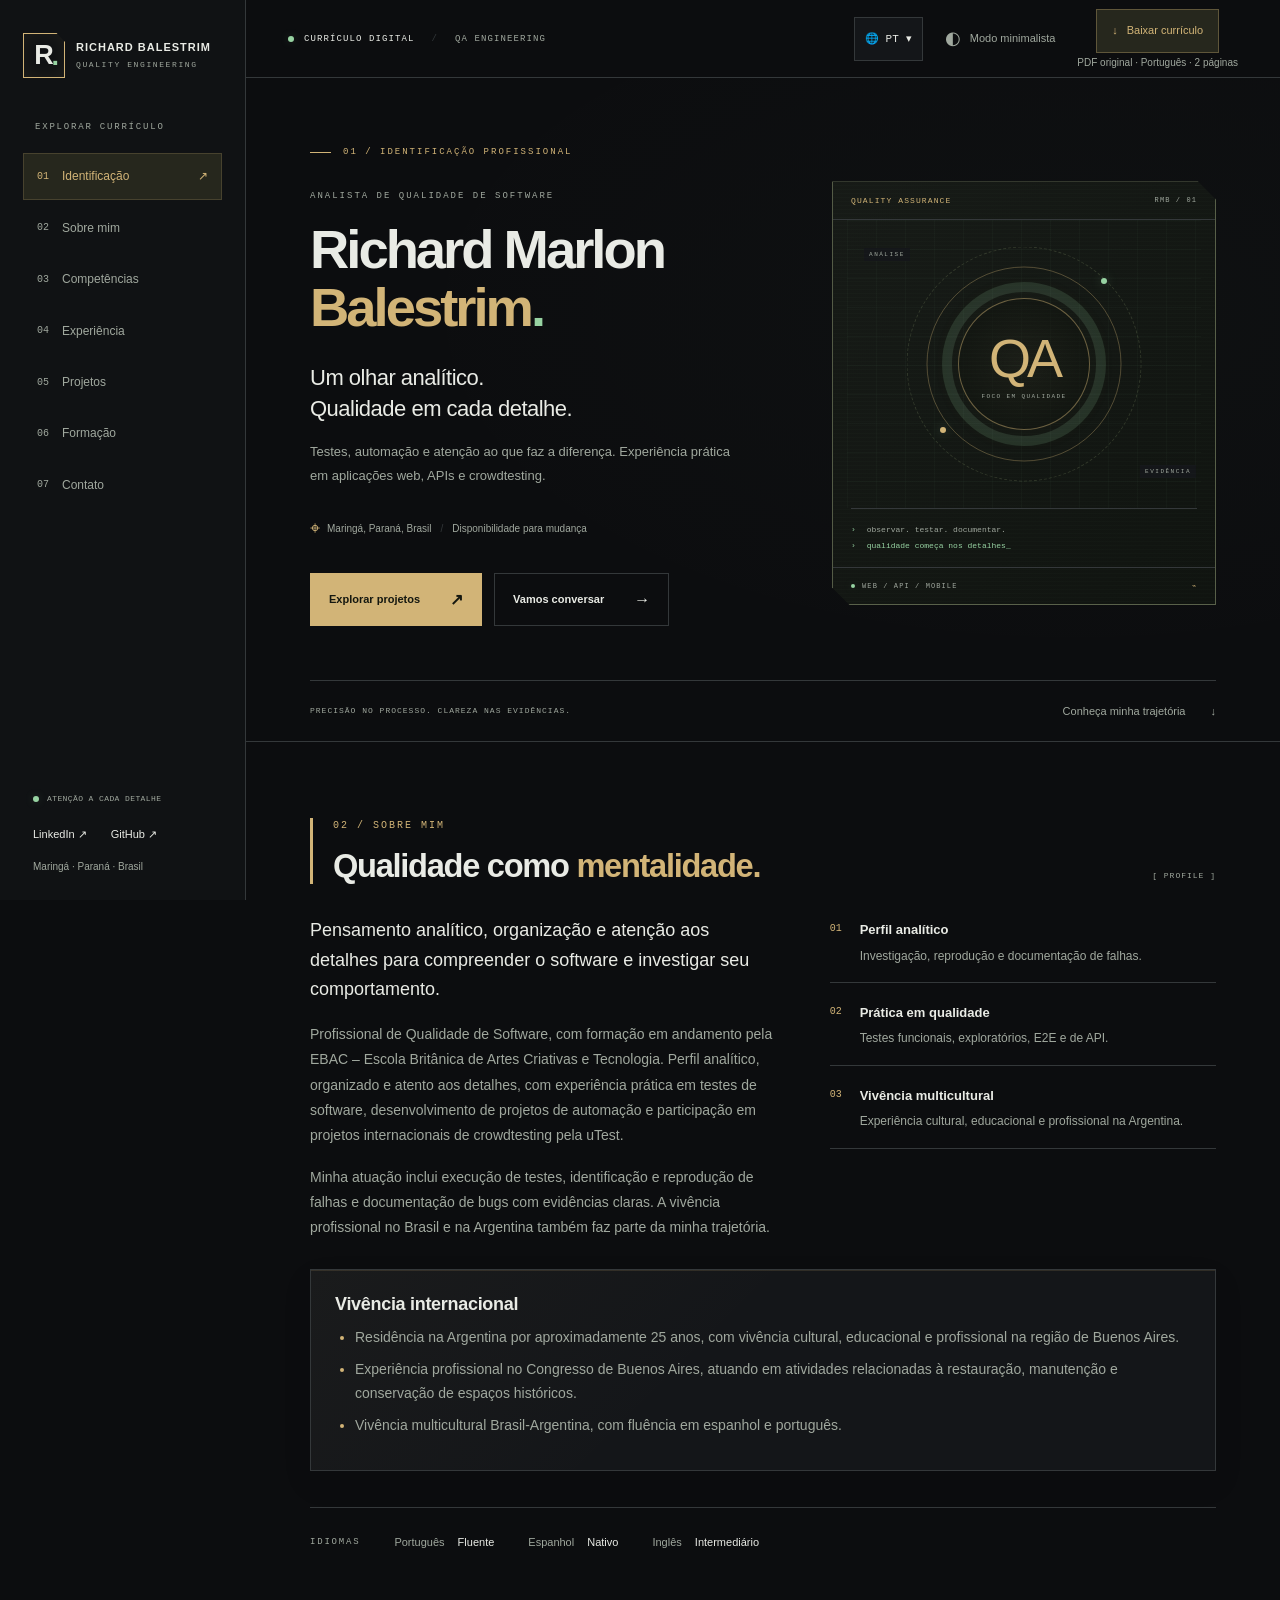
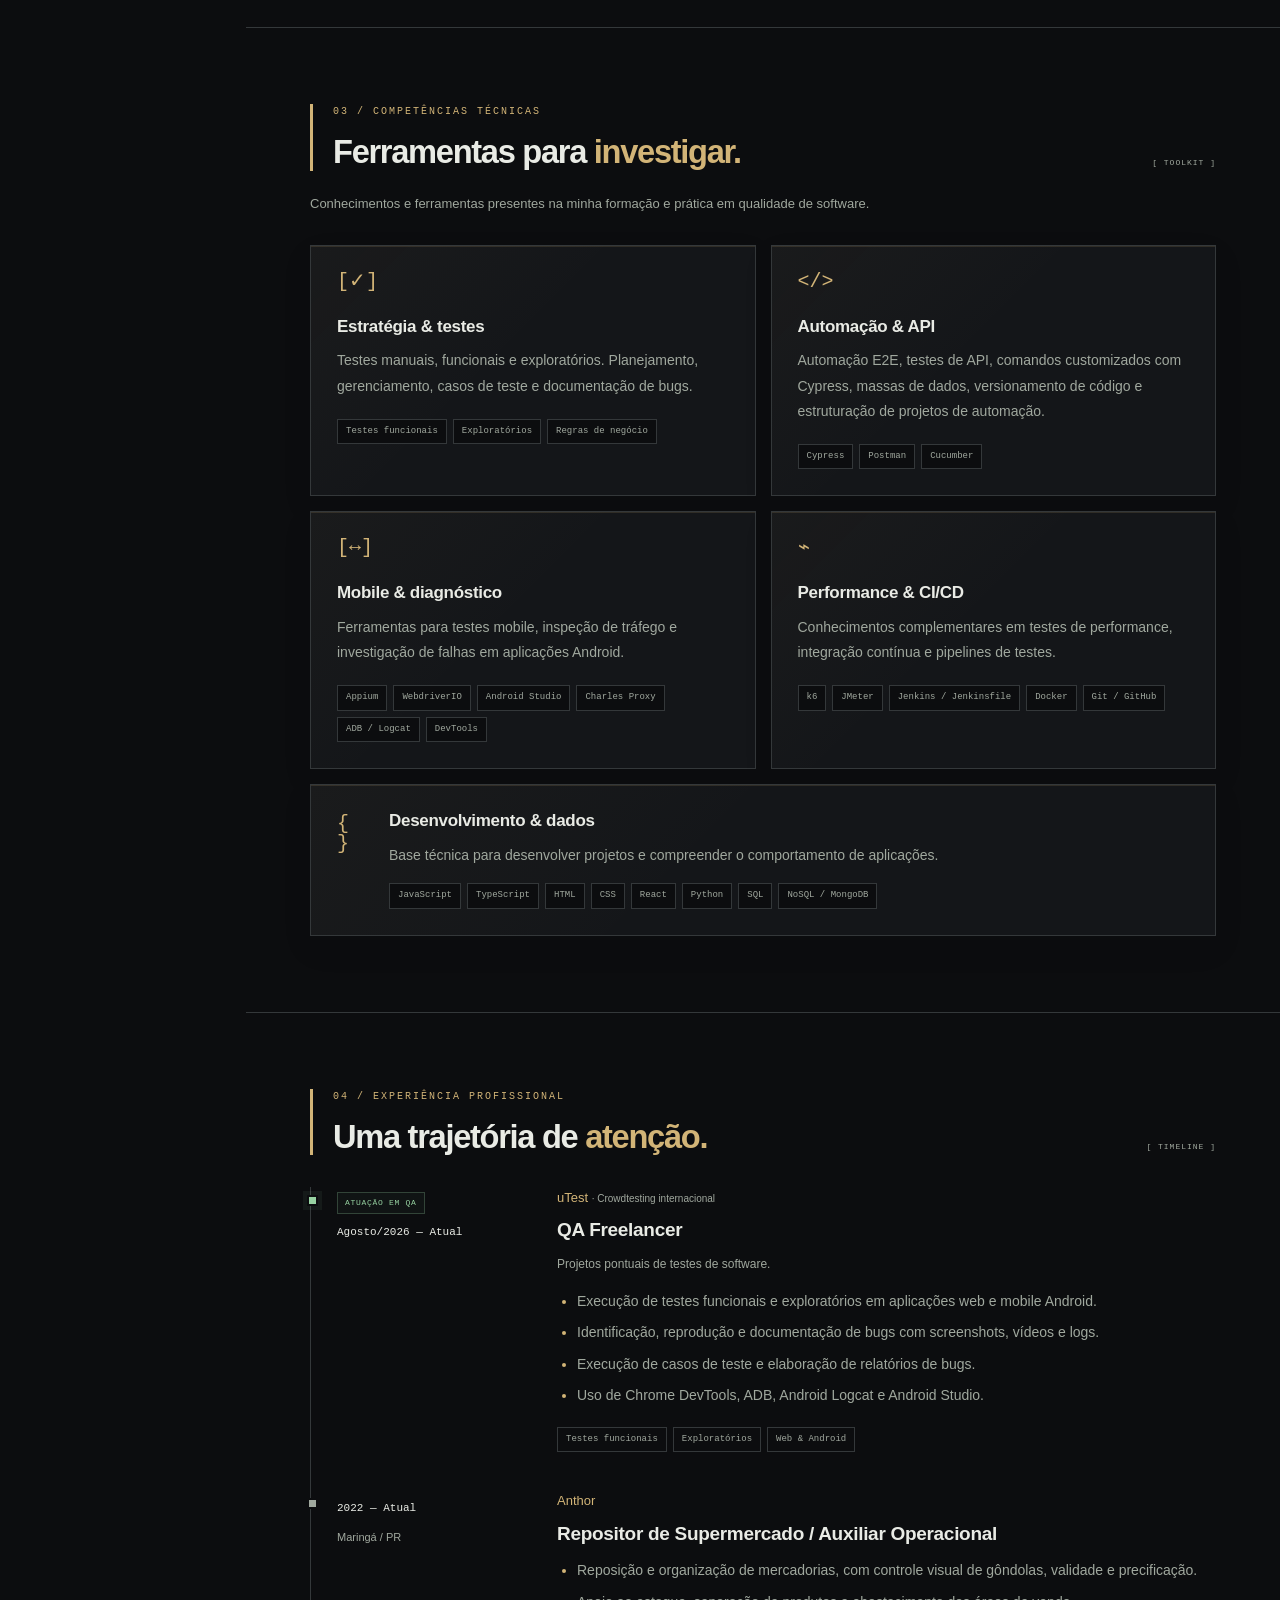
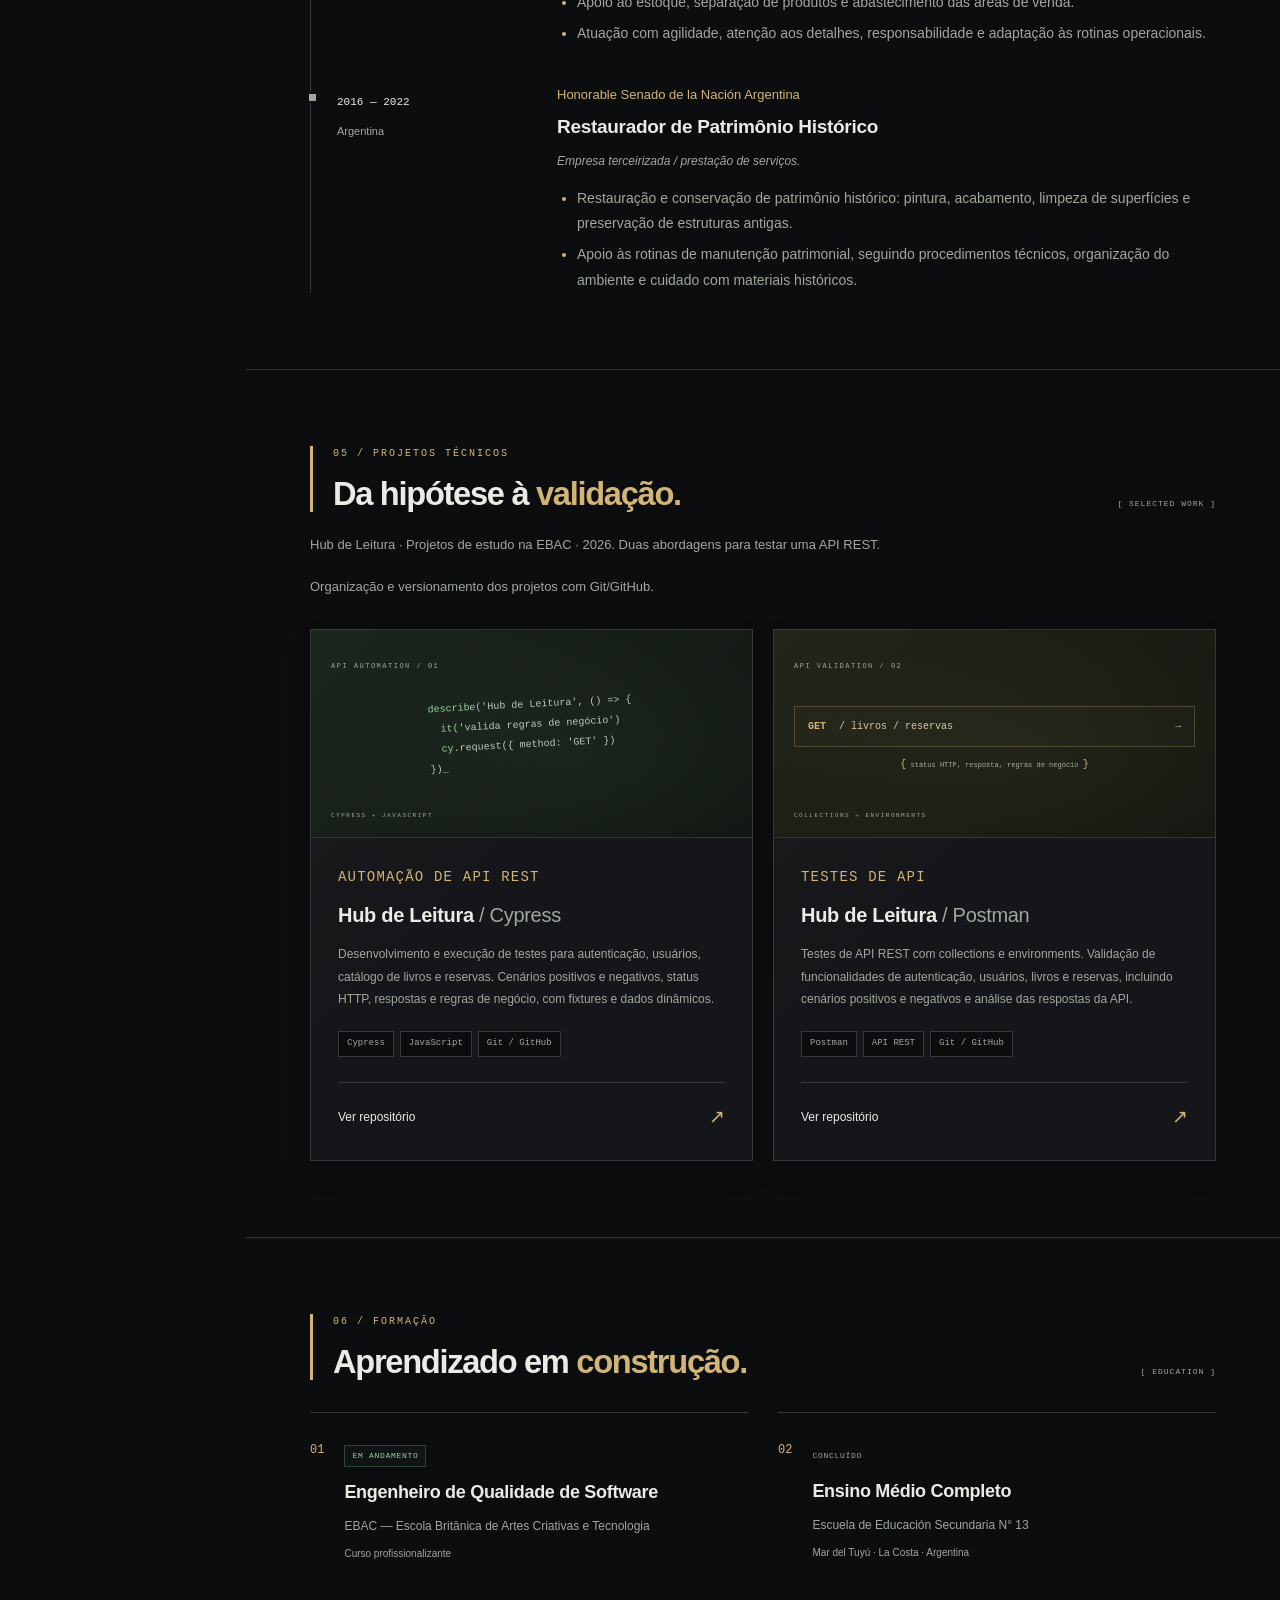
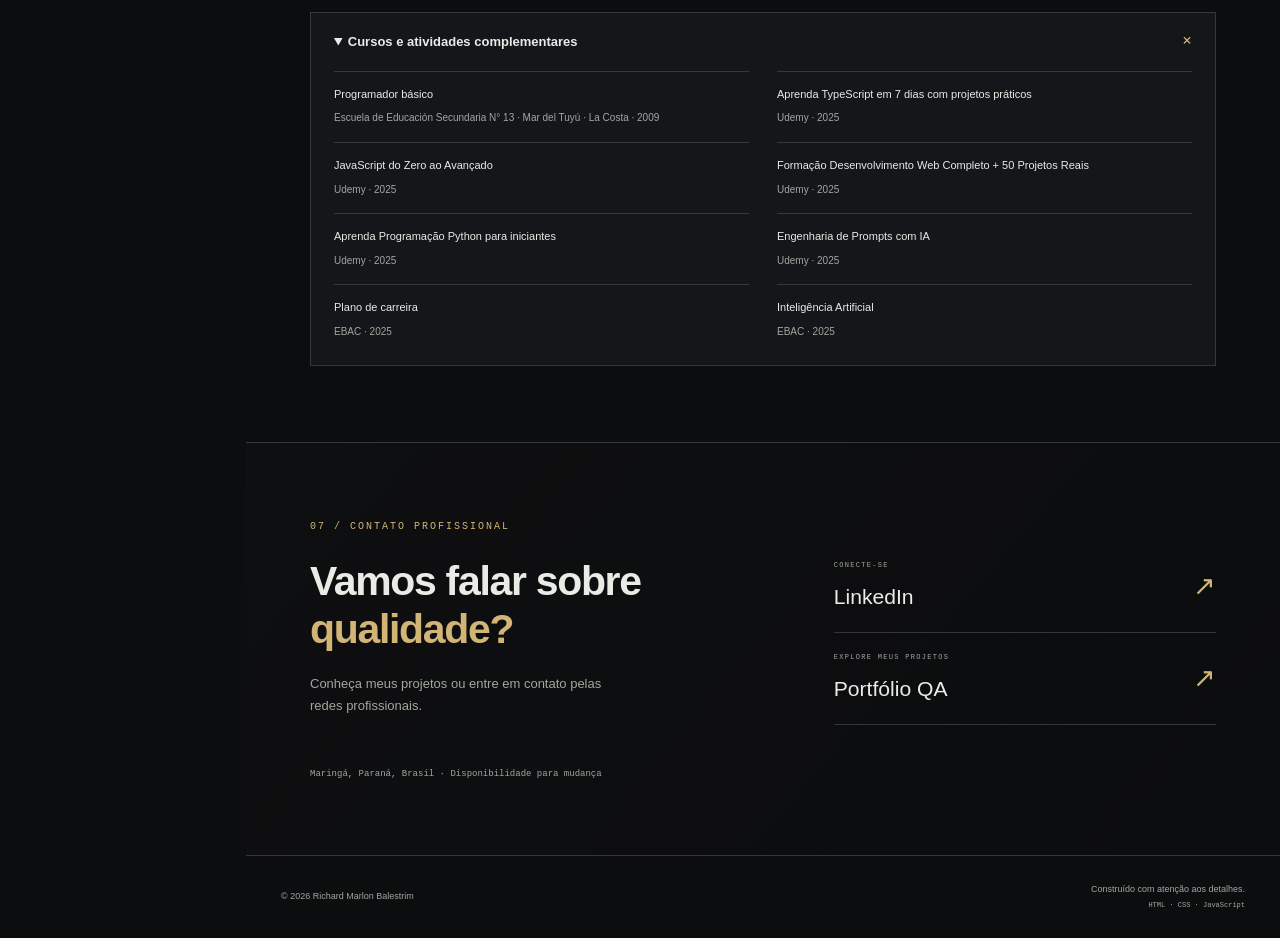
<file: index.html>
<!doctype html>
<html lang="pt-BR" data-theme="futurista">
<head>
  <meta charset="utf-8">
  <meta name="viewport" content="width=device-width, initial-scale=1">
  <meta name="description" content="Currículo profissional de Richard Marlon Balestrim, Analista de Qualidade de Software em Maringá, Paraná. Experiência, competências e projetos de QA." data-i18n-content="t137">
  <meta name="color-scheme" content="dark light">
  <title data-i18n="t000">Richard Marlon Balestrim — Qualidade de Software</title>
  <link rel="icon" href="assets/favicon.svg" type="image/svg+xml">
  <link rel="stylesheet" href="css/style.css">
  <link rel="stylesheet" href="css/responsive.css">
  <link rel="stylesheet" href="css/print.css" media="print">
  <script src="js/locales.js" defer></script>
  <script src="js/download.js" defer></script>
  <script src="js/i18n.js" defer></script>
  <script src="js/main.js" defer></script>
</head>
<body>
  <a class="skip-link" href="#conteudo" data-i18n="t001">Pular para o conteúdo</a>
  <aside class="sidebar" aria-label="Navegação do currículo" data-i18n-aria-label="t132">
    <a class="brand" href="#identificacao" aria-label="Richard Marlon Balestrim, início" data-i18n-aria-label="t133">
      <span class="brand-mark" aria-hidden="true">R<span>.</span></span>
      <span class="brand-text">RICHARD BALESTRIM<small>QUALITY ENGINEERING</small></span>
    </a>
    <button class="menu-toggle js-control" type="button" aria-expanded="false" aria-controls="navigation" data-i18n="t002">Menu <span aria-hidden="true">☰</span></button>
    <div class="sidebar-content" id="navigation">
      <p class="nav-label" data-i18n="t003">EXPLORAR CURRÍCULO</p>
      <nav aria-label="Seções profissionais" data-i18n-aria-label="t134">
        <a href="#identificacao" aria-current="location" data-i18n="t004"><span>01</span> Identificação <i aria-hidden="true">↗</i></a>
        <a href="#resumo" data-i18n="t005"><span>02</span> Sobre mim <i aria-hidden="true">↗</i></a>
        <a href="#competencias" data-i18n="t006"><span>03</span> Competências <i aria-hidden="true">↗</i></a>
        <a href="#experiencia" data-i18n="t007"><span>04</span> Experiência <i aria-hidden="true">↗</i></a>
        <a href="#projetos" data-i18n="t008"><span>05</span> Projetos <i aria-hidden="true">↗</i></a>
        <a href="#formacao" data-i18n="t009"><span>06</span> Formação <i aria-hidden="true">↗</i></a>
        <a href="#contato" data-i18n="t010"><span>07</span> Contato <i aria-hidden="true">↗</i></a>
      </nav>
      <div class="sidebar-bottom">
        <p data-i18n="t011"><span class="status-dot" aria-hidden="true"></span> ATENÇÃO A CADA DETALHE</p>
        <div class="sidebar-social"><a href="https://www.linkedin.com/in/richard-marlon-balestrim" target="_blank" rel="noopener noreferrer" aria-label="LinkedIn (abre em nova aba)" data-i18n-aria-label="t135">LinkedIn ↗</a><a href="https://github.com/richielmartillo/qa-portfolio" target="_blank" rel="noopener noreferrer" aria-label="GitHub (abre em nova aba)" data-i18n-aria-label="t136">GitHub ↗</a></div>
        <span class="sidebar-location" data-i18n="t012">Maringá · Paraná · Brasil</span>
      </div>
    </div>
  </aside>

  <div class="workspace">
    <header class="topbar">
      <p data-i18n="t013"><span class="status-dot" aria-hidden="true"></span> CURRÍCULO DIGITAL <span class="topbar-divider">/</span> <span class="muted">QA ENGINEERING</span></p>
      <div class="topbar-actions">
        <div class="language-picker js-control">
          <button id="language-toggle" type="button" aria-label="Selecionar idioma" data-i18n-aria-label="languageLabel" aria-expanded="false" aria-controls="language-options"><span aria-hidden="true">🌐</span> <span id="language-code">PT</span> <span aria-hidden="true">▾</span></button>
          <ul id="language-options" hidden aria-label="Selecionar idioma" data-i18n-aria-label="languageLabel">
            <li><button type="button" data-language="pt-BR" lang="pt-BR" aria-pressed="true">PT · Português (Brasil)</button></li>
            <li><button type="button" data-language="es-AR" lang="es-AR" aria-pressed="false">ES · Español (Argentina)</button></li>
            <li><button type="button" data-language="en" lang="en" aria-pressed="false">EN · English</button></li>
          </ul>
        </div>
        <button class="theme-toggle js-control" type="button" aria-pressed="false" aria-label="Modo minimalista" data-i18n-aria-label="t014"><span aria-hidden="true">◐</span> <span class="theme-label" data-i18n="t014">Modo minimalista</span></button>
        <div class="download-control"><a class="download-button" href="assets/cv/Richard_Marlon_Balestrim_CV_PT.pdf" download="Richard_Marlon_Balestrim_CV_PT.pdf" hreflang="pt-BR" aria-describedby="download-note" data-i18n="t016"><span aria-hidden="true">↓</span> Baixar currículo</a><small id="download-note" data-i18n="downloadNote">PDF original · Português · 2 páginas</small></div>
      </div>
    </header>

    <p id="download-status" class="section-description" role="alert" hidden></p>
    <p id="language-status" class="sr-only" role="status" aria-live="polite"></p>
    <main id="conteudo" tabindex="-1">
      <section class="hero section" id="identificacao" aria-labelledby="hero-title">
        <div class="hero-copy">
          <p class="eyebrow" data-i18n="t017"><span class="tiny-line" aria-hidden="true"></span> 01 / IDENTIFICAÇÃO PROFISSIONAL</p>
          <p class="role-label" data-i18n="t018">ANALISTA DE QUALIDADE DE SOFTWARE</p>
          <h1 id="hero-title">Richard Marlon<br><span>Balestrim<span class="name-dot">.</span></span></h1>
          <p class="hero-intro" data-i18n="t019 t020">Um olhar analítico.<br>Qualidade em cada detalhe.</p>
          <p class="hero-description" data-i18n="t021">Testes, automação e atenção ao que faz a diferença. Experiência prática em aplicações web, APIs e crowdtesting.</p>
          <p class="location" data-i18n="t022 t023"><span aria-hidden="true">⌖</span> Maringá, Paraná, Brasil <span class="location-separator">/</span> Disponibilidade para mudança</p>
          <div class="hero-actions"><a class="button button-primary" href="#projetos" data-i18n="t024">Explorar projetos <span aria-hidden="true">↗</span></a><a class="button button-secondary" href="#contato" data-i18n="t025">Vamos conversar <span aria-hidden="true">→</span></a></div>
        </div>
        <div class="system-panel" aria-hidden="true">
          <div class="panel-header"><span>QUALITY ASSURANCE</span><span class="panel-id">RMB / 01</span></div>
          <div class="radar"><div class="radar-cross"></div><div class="orbit orbit-one"></div><div class="orbit orbit-two"></div><div class="orbit orbit-three"></div><span class="orbit-point point-one"></span><span class="orbit-point point-two"></span><span class="radar-coord coord-one" data-i18n="t026">ANÁLISE</span><span class="radar-coord coord-two" data-i18n="t027">EVIDÊNCIA</span><div class="radar-core"><span>QA</span><small data-i18n="t028">FOCO EM QUALIDADE</small></div></div>
          <div class="terminal"><p data-i18n="t029"><span>›</span> observar. testar. documentar.</p><p class="terminal-live" data-i18n="t030"><span>›</span> qualidade começa nos detalhes<span class="cursor">_</span></p></div>
          <div class="panel-footer"><span><i class="status-dot"></i> WEB / API / MOBILE</span><span>⌁</span></div>
        </div>
        <div class="hero-bottom"><span data-i18n="t031">PRECISÃO NO PROCESSO. CLAREZA NAS EVIDÊNCIAS.</span><a href="#resumo" data-i18n="t032">Conheça minha trajetória <span aria-hidden="true">↓</span></a></div>
      </section>

      <section class="section" id="resumo" aria-labelledby="resumo-title">
        <div class="section-heading"><div><p class="eyebrow" data-i18n="t033">02 / SOBRE MIM</p><h2 id="resumo-title" data-i18n="t034">Qualidade como <em data-i18n="t035">mentalidade.</em></h2></div><span class="section-code" aria-hidden="true">[ PROFILE ]</span></div>
        <div class="about-grid"><div class="about-copy"><p class="lead" data-i18n="t036">Pensamento analítico, organização e atenção aos detalhes para compreender o software e investigar seu comportamento.</p><p data-i18n="t037">Profissional de Qualidade de Software, com formação em andamento pela EBAC – Escola Britânica de Artes Criativas e Tecnologia. Perfil analítico, organizado e atento aos detalhes, com experiência prática em testes de software, desenvolvimento de projetos de automação e participação em projetos internacionais de crowdtesting pela uTest.</p><p data-i18n="t038">Minha atuação inclui execução de testes, identificação e reprodução de falhas e documentação de bugs com evidências claras. A vivência profissional no Brasil e na Argentina também faz parte da minha trajetória.</p></div><div class="profile-notes"><div><span class="note-index">01</span><p><strong data-i18n="t039">Perfil analítico</strong><span data-i18n="t040">Investigação, reprodução e documentação de falhas.</span></p></div><div><span class="note-index">02</span><p><strong data-i18n="t041">Prática em qualidade</strong><span data-i18n="t042">Testes funcionais, exploratórios, E2E e de API.</span></p></div><div><span class="note-index">03</span><p><strong data-i18n="t043">Vivência multicultural</strong><span data-i18n="t044">Experiência cultural, educacional e profissional na Argentina.</span></p></div></div></div>
        <article class="international-panel"><h3 data-i18n="internationalTitle">Vivência internacional</h3><ul><li data-i18n="internationalOne">Residência na Argentina por aproximadamente 25 anos, com vivência cultural, educacional e profissional na região de Buenos Aires.</li><li data-i18n="internationalTwo">Experiência profissional no Congresso de Buenos Aires, atuando em atividades relacionadas à restauração, manutenção e conservação de espaços históricos.</li><li data-i18n="internationalThree">Vivência multicultural Brasil-Argentina, com fluência em espanhol e português.</li></ul></article>
        <div class="languages"><span class="nav-label" data-i18n="t045">IDIOMAS</span><p data-i18n="t046">Português <strong data-i18n="t047">Fluente</strong></p><p data-i18n="t048">Espanhol <strong data-i18n="t049">Nativo</strong></p><p data-i18n="t050">Inglês <strong data-i18n="t051">Intermediário</strong></p></div>
      </section>

      <section class="section" id="competencias" aria-labelledby="competencias-title">
        <div class="section-heading"><div><p class="eyebrow" data-i18n="t052">03 / COMPETÊNCIAS TÉCNICAS</p><h2 id="competencias-title" data-i18n="t053">Ferramentas para <em data-i18n="t054">investigar.</em></h2></div><span class="section-code" aria-hidden="true">[ TOOLKIT ]</span></div>
        <p class="section-description" data-i18n="t055">Conhecimentos e ferramentas presentes na minha formação e prática em qualidade de software.</p>
        <div class="skills-grid">
          <article class="skill-card"><span class="card-symbol" aria-hidden="true">[✓]</span><h3 data-i18n="t056">Estratégia & testes</h3><p data-i18n="t057">Testes manuais, funcionais e exploratórios. Planejamento, gerenciamento, casos de teste e documentação de bugs.</p><div class="tags"><span data-i18n="t058">Testes funcionais</span><span data-i18n="t059">Exploratórios</span><span data-i18n="t060">Regras de negócio</span></div></article>
          <article class="skill-card"><span class="card-symbol" aria-hidden="true">&lt;/&gt;</span><h3 data-i18n="t061">Automação & API</h3><p data-i18n="t062">Automação E2E, testes de API, comandos customizados com Cypress, massas de dados, versionamento de código e estruturação de projetos de automação.</p><div class="tags"><span>Cypress</span><span>Postman</span><span>Cucumber</span></div></article>
          <article class="skill-card"><span class="card-symbol" aria-hidden="true">[↔]</span><h3 data-i18n="t063">Mobile & diagnóstico</h3><p data-i18n="t064">Ferramentas para testes mobile, inspeção de tráfego e investigação de falhas em aplicações Android.</p><div class="tags"><span>Appium</span><span>WebdriverIO</span><span>Android Studio</span><span>Charles Proxy</span><span>ADB / Logcat</span><span>DevTools</span></div></article>
          <article class="skill-card"><span class="card-symbol" aria-hidden="true">⌁</span><h3 data-i18n="t065">Performance & CI/CD</h3><p data-i18n="t066">Conhecimentos complementares em testes de performance, integração contínua e pipelines de testes.</p><div class="tags"><span>k6</span><span>JMeter</span><span>Jenkins / Jenkinsfile</span><span>Docker</span><span>Git / GitHub</span></div></article>
          <article class="skill-card skill-card-wide"><span class="card-symbol" aria-hidden="true">{ }</span><div><h3 data-i18n="t067">Desenvolvimento & dados</h3><p data-i18n="t068">Base técnica para desenvolver projetos e compreender o comportamento de aplicações.</p></div><div class="tags"><span>JavaScript</span><span>TypeScript</span><span>HTML</span><span>CSS</span><span>React</span><span>Python</span><span>SQL</span><span>NoSQL / MongoDB</span></div></article>
        </div>
      </section>

      <section class="section" id="experiencia" aria-labelledby="experiencia-title">
        <div class="section-heading"><div><p class="eyebrow" data-i18n="t069">04 / EXPERIÊNCIA PROFISSIONAL</p><h2 id="experiencia-title" data-i18n="t070">Uma trajetória de <em data-i18n="t071">atenção.</em></h2></div><span class="section-code" aria-hidden="true">[ TIMELINE ]</span></div>
        <div class="timeline">
          <article class="timeline-item featured"><div class="timeline-date"><span class="status-tag" data-i18n="t072">ATUAÇÃO EM QA</span><p data-i18n="t073">Agosto/2026 — Atual</p></div><div class="timeline-content"><p class="company">uTest <span data-i18n="t074">· Crowdtesting internacional</span></p><h3 data-i18n="t075">QA Freelancer</h3><p data-i18n="t076">Projetos pontuais de testes de software.</p><ul><li data-i18n="t077">Execução de testes funcionais e exploratórios em aplicações web e mobile Android.</li><li data-i18n="t078">Identificação, reprodução e documentação de bugs com screenshots, vídeos e logs.</li><li data-i18n="t079">Execução de casos de teste e elaboração de relatórios de bugs.</li><li data-i18n="t080">Uso de Chrome DevTools, ADB, Android Logcat e Android Studio.</li></ul><div class="tags"><span data-i18n="t058">Testes funcionais</span><span data-i18n="t059">Exploratórios</span><span>Web & Android</span></div></div></article>
          <article class="timeline-item"><div class="timeline-date"><p data-i18n="t081">2022 — Atual</p><span>Maringá / PR</span></div><div class="timeline-content"><p class="company">Anthor</p><h3 data-i18n="t082">Repositor de Supermercado / Auxiliar Operacional</h3><ul><li data-i18n="t083">Reposição e organização de mercadorias, com controle visual de gôndolas, validade e precificação.</li><li data-i18n="t084">Apoio ao estoque, separação de produtos e abastecimento das áreas de venda.</li><li data-i18n="t085">Atuação com agilidade, atenção aos detalhes, responsabilidade e adaptação às rotinas operacionais.</li></ul></div></article>
          <article class="timeline-item"><div class="timeline-date"><p>2016 — 2022</p><span>Argentina</span></div><div class="timeline-content"><p class="company">Honorable Senado de la Nación Argentina</p><h3 data-i18n="t086">Restaurador de Patrimônio Histórico</h3><p class="experience-note" data-i18n="t087">Empresa terceirizada / prestação de serviços.</p><ul><li data-i18n="t088">Restauração e conservação de patrimônio histórico: pintura, acabamento, limpeza de superfícies e preservação de estruturas antigas.</li><li data-i18n="t089">Apoio às rotinas de manutenção patrimonial, seguindo procedimentos técnicos, organização do ambiente e cuidado com materiais históricos.</li></ul></div></article>
        </div>
      </section>

      <section class="section" id="projetos" aria-labelledby="projetos-title">
        <div class="section-heading"><div><p class="eyebrow" data-i18n="t090">05 / PROJETOS TÉCNICOS</p><h2 id="projetos-title" data-i18n="t091">Da hipótese à <em data-i18n="t092">validação.</em></h2></div><span class="section-code" aria-hidden="true">[ SELECTED WORK ]</span></div>
        <p class="section-description" data-i18n="t093">Hub de Leitura · Projetos de estudo na EBAC · 2026. Duas abordagens para testar uma API REST.</p>
        <p class="section-description" data-i18n="projectVersioning">Organização e versionamento dos projetos com Git/GitHub.</p>
        <div class="projects-grid">
          <article class="project-card"><div class="project-visual cypress-visual" aria-hidden="true"><span class="visual-label">API AUTOMATION / 01</span><div class="code-art"><p><span>describe</span>('Hub de Leitura', () =&gt; {</p><p data-i18n="t094">&nbsp; <span>it</span>('valida regras de negócio')</p><p>&nbsp; <span>cy</span>.request({ method: 'GET' })</p><p>})<span class="code-cursor">_</span></p></div><span class="visual-footer">CYPRESS + JAVASCRIPT</span></div><div class="project-body"><p class="project-category" data-i18n="t095">AUTOMAÇÃO DE API REST</p><h3>Hub de Leitura <span>/ Cypress</span></h3><p data-i18n="t096">Desenvolvimento e execução de testes para autenticação, usuários, catálogo de livros e reservas. Cenários positivos e negativos, status HTTP, respostas e regras de negócio, com fixtures e dados dinâmicos.</p><div class="tags"><span>Cypress</span><span>JavaScript</span><span>Git / GitHub</span></div><a class="project-link" href="https://github.com/richielmartillo/hub-de-leitura-api-cypress" target="_blank" rel="noopener noreferrer" data-i18n="t097">Ver repositório <span class="sr-only" data-i18n="t098">Hub de Leitura com Cypress (abre em nova aba)</span><span aria-hidden="true">↗</span></a></div></article>
          <article class="project-card"><div class="project-visual postman-visual" aria-hidden="true"><span class="visual-label">API VALIDATION / 02</span><div class="request-art"><span class="method">GET</span><span data-i18n="t099">/ livros / reservas</span><span class="request-arrow">→</span></div><div class="response-art" data-i18n="t100"><span>{</span> status HTTP, resposta, regras de negócio <span>}</span></div><span class="visual-footer">COLLECTIONS + ENVIRONMENTS</span></div><div class="project-body"><p class="project-category" data-i18n="t101">TESTES DE API</p><h3>Hub de Leitura <span>/ Postman</span></h3><p data-i18n="t102">Testes de API REST com collections e environments. Validação de funcionalidades de autenticação, usuários, livros e reservas, incluindo cenários positivos e negativos e análise das respostas da API.</p><div class="tags"><span>Postman</span><span>API REST</span><span>Git / GitHub</span></div><a class="project-link" href="https://github.com/richielmartillo/hub-de-leitura-testes-api-postman" target="_blank" rel="noopener noreferrer" data-i18n="t097">Ver repositório <span class="sr-only" data-i18n="t103">Hub de Leitura com Postman (abre em nova aba)</span><span aria-hidden="true">↗</span></a></div></article>
        </div>
      </section>

      <section class="section" id="formacao" aria-labelledby="formacao-title">
        <div class="section-heading"><div><p class="eyebrow" data-i18n="t104">06 / FORMAÇÃO</p><h2 id="formacao-title" data-i18n="t105">Aprendizado em <em data-i18n="t106">construção.</em></h2></div><span class="section-code" aria-hidden="true">[ EDUCATION ]</span></div>
        <div class="education-list"><article><span class="education-icon" aria-hidden="true">01</span><div><span class="status-tag" data-i18n="t107">EM ANDAMENTO</span><h3 data-i18n="t108">Engenheiro de Qualidade de Software</h3><p>EBAC — Escola Britânica de Artes Criativas e Tecnologia</p><small data-i18n="t109">Curso profissionalizante</small></div></article><article><span class="education-icon" aria-hidden="true">02</span><div><span class="education-status" data-i18n="t110">CONCLUÍDO</span><h3 data-i18n="t111">Ensino Médio Completo</h3><p>Escuela de Educación Secundaria N° 13</p><small>Mar del Tuyú · La Costa · Argentina</small></div></article></div>
        <details class="courses" open><summary data-i18n="t112">Cursos e atividades complementares <span aria-hidden="true">+</span></summary><ul><li><strong data-i18n="t113">Programador básico</strong><span>Escuela de Educación Secundaria N° 13 · Mar del Tuyú · La Costa · 2009</span></li><li><strong data-i18n="t114">Aprenda TypeScript em 7 dias com projetos práticos</strong><span>Udemy · 2025</span></li><li><strong data-i18n="t115">JavaScript do Zero ao Avançado</strong><span>Udemy · 2025</span></li><li><strong data-i18n="t116">Formação Desenvolvimento Web Completo + 50 Projetos Reais</strong><span>Udemy · 2025</span></li><li><strong data-i18n="t117">Aprenda Programação Python para iniciantes</strong><span>Udemy · 2025</span></li><li><strong data-i18n="t118">Engenharia de Prompts com IA</strong><span>Udemy · 2025</span></li><li><strong data-i18n="t119">Plano de carreira</strong><span>EBAC · 2025</span></li><li><strong data-i18n="t120">Inteligência Artificial</strong><span>EBAC · 2025</span></li></ul></details>
      </section>

      <section class="section contact-section" id="contato" aria-labelledby="contato-title">
        <p class="eyebrow" data-i18n="t121">07 / CONTATO PROFISSIONAL</p><div class="contact-grid"><div><h2 id="contato-title" data-i18n="t122">Vamos falar sobre<br><em data-i18n="t123">qualidade?</em></h2><p data-i18n="t124">Conheça meus projetos ou entre em contato pelas redes profissionais.</p></div><div class="contact-links"><a href="https://www.linkedin.com/in/richard-marlon-balestrim" target="_blank" rel="noopener noreferrer"><span><small data-i18n="t125">CONECTE-SE</small>LinkedIn</span><span aria-hidden="true">↗</span></a><a href="https://richielmartillo.github.io/qa-portfolio/" target="_blank" rel="noopener noreferrer"><span data-i18n="t127"><small data-i18n="t126">EXPLORE MEUS PROJETOS</small>Portfólio QA</span><span aria-hidden="true">↗</span></a></div></div>
        <p class="contact-location" data-i18n="t128">Maringá, Paraná, Brasil · Disponibilidade para mudança</p>
      </section>
    </main>
    <footer class="footer"><p>© <span>2026</span> Richard Marlon Balestrim</p><p data-i18n="t129">Construído com atenção aos detalhes.<span class="footer-tech"> HTML · CSS · JavaScript</span></p><a href="#identificacao" aria-label="Voltar ao topo" data-i18n-aria-label="t131" data-i18n="t130">Voltar ao topo ↑</a></footer>
  </div>
  <a class="back-to-top" href="#identificacao" aria-label="Voltar ao topo" hidden data-i18n-aria-label="t131">↑</a>
  <noscript><p class="noscript-note">Os links e o conteúdo funcionam sem JavaScript. O botão Baixar currículo disponibiliza o PDF oficial em português.</p></noscript>
</body>
</html>
</file>
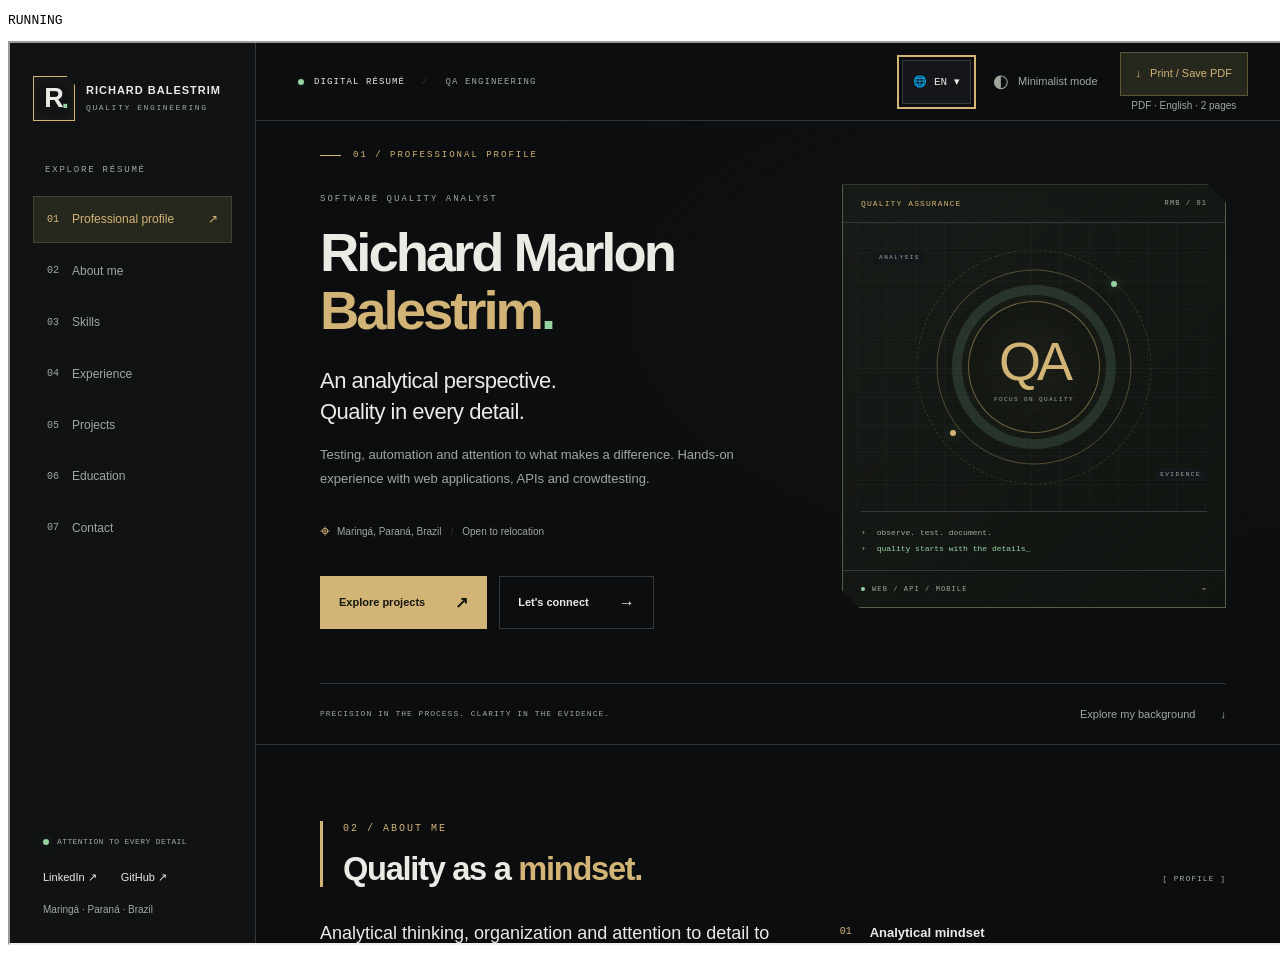
<file: tests/browser.html>
<!doctype html>
<html lang="en"><meta charset="utf-8"><title>CV browser checks</title>
<body><pre id="results">RUNNING</pre><iframe id="cv" src="../index.html" title="Résumé under test" style="width:1280px;height:900px"></iframe>
<script>
const frame = document.querySelector('#cv');
const results = document.querySelector('#results');
const checks = [];
const errors = [];
function check(condition, label) { if (!condition) throw new Error(label); checks.push('PASS ' + label); }
function load() { return new Promise(resolve => frame.addEventListener('load', resolve, { once: true })); }
function monitor() {
  frame.contentWindow.addEventListener('error', event => errors.push(event.message));
  frame.contentWindow.addEventListener('unhandledrejection', event => errors.push(String(event.reason)));
}
function choose(lang) {
  const doc = frame.contentDocument;
  doc.querySelector('#language-toggle').click();
  doc.querySelector(`[data-language="${lang}"]`).click();
}
function coverage(lang) {
  const doc = frame.contentDocument;
  const dict = frame.contentWindow.CV_LOCALES[lang];
  doc.querySelectorAll('[data-i18n]').forEach(element => {
    if (element.matches('.theme-label,.download-button')) return;
    element.dataset.i18n.split(' ').forEach(key => {
      check([...element.childNodes].some(node => node.nodeType === 3 && node.textContent.trim() === dict[key]), `${lang}: ${key}`);
    });
  });
  check(!/\bt\d{3}\b/.test(doc.body.innerText), 'No translation keys visible');
  check(!doc.querySelector('a[href^="mailto:"], a[href^="tel:"]'), lang + ': no personal contact links');
  check(!/[A-Z0-9._%+-]+@[A-Z0-9.-]+\.[A-Z]{2,}/i.test(doc.documentElement.outerHTML), lang + ': no email in DOM');
  check(!/\+?55[\s()-]*44[\s()-]*9(?:[\s()-]*\d){8}|44[\s()-]*9(?:[\s()-]*\d){8}/.test(doc.documentElement.outerHTML), lang + ': no personal phone in DOM');
}
(async () => {
  await load();
  const win = frame.contentWindow;
  win.localStorage.removeItem('cv-language');
  let loaded = load(); win.location.reload(); await loaded;
  monitor();
  const doc = frame.contentDocument;
  check(doc.documentElement.lang === 'pt-BR', 'Default Portuguese'); coverage('pt-BR');
  for (const lang of ['es-AR', 'en', 'pt-BR']) {
    choose(lang); check(doc.documentElement.lang === lang, 'Switch to ' + lang); coverage(lang);
  }
  choose('en');
  doc.querySelector('.theme-toggle').click();
  check(doc.querySelector('.theme-label').textContent === 'Futuristic mode', 'English minimal theme label');
  choose('es-AR');
  check(doc.querySelector('.theme-label').textContent === 'Modo futurista', 'Theme label follows Spanish');
  check(doc.documentElement.dataset.theme === 'minimalista', 'Language preserves theme');
  doc.querySelector('.theme-toggle').click();
  check(doc.querySelector('.theme-label').textContent === 'Modo minimalista', 'Theme toggles after translation');
  const toggle = doc.querySelector('#language-toggle');
  toggle.click(); check(doc.activeElement.dataset.language === 'es-AR', 'Opening focuses active language');
  doc.activeElement.dispatchEvent(new win.KeyboardEvent('keydown', { key:'ArrowDown', bubbles:true }));
  check(doc.activeElement.dataset.language === 'en', 'Arrow keys navigate');
  doc.activeElement.dispatchEvent(new win.KeyboardEvent('keydown', { key:'Escape', bubbles:true }));
  check(doc.querySelector('#language-options').hidden && doc.activeElement === toggle, 'Escape closes and restores focus');
  toggle.click(); doc.body.click(); check(doc.querySelector('#language-options').hidden, 'Outside click closes');
  let prints = 0; win.print = () => { prints++; };
  const expectedFiles = { 'pt-BR':'PT', 'es-AR':'ES', en:'EN' };
  const sha256 = async bytes => [...new Uint8Array(await crypto.subtle.digest('SHA-256',bytes))].map(b=>b.toString(16).padStart(2,'0')).join('');
  // Exercise the real click handler; intercept only the final browser save action.
  async function exerciseDownload(lang) {
    choose(lang);
    const d = frame.contentDocument;
    const button = d.querySelector('.download-button');
    const filename = `Richard_Marlon_Balestrim_CV_${expectedFiles[lang]}.pdf`;
    check(button.getAttribute('href') === 'assets/cv/'+filename, lang+': matching relative URL');
    check(button.download === filename && button.hreflang === lang, lang+': download filename and language');
    const response = await fetch(button.href);
    check(response.ok && response.headers.get('content-type').includes('pdf'), lang+': PDF accessible over HTTP');
    const expected = await response.arrayBuffer();
    const saved = await new Promise((resolve,reject) => {
      const timeout = setTimeout(()=>{d.removeEventListener('click',capture,true);reject(Error('Download timed out: '+lang));},5000);
      function capture(event) {
        const a = event.target.closest('a');
        if (!a?.href.startsWith('blob:')) return;
        event.preventDefault(); clearTimeout(timeout);d.removeEventListener('click',capture,true);
        fetch(a.href).then(r=>r.arrayBuffer()).then(bytes=>resolve({bytes,filename:a.download}),reject);
      }
      d.addEventListener('click',capture,true);button.click();
    });
    check(saved.filename === filename, lang+': click saves matching filename');
    check(await sha256(saved.bytes) === await sha256(expected),lang+': click preserves file bytes');
    if(lang === 'pt-BR') check(await sha256(saved.bytes) === '55aeac1f9e297b7415038956cc07b06bde70345ba00f92853a2b759736e02788','Portuguese original SHA-256');
  }
  for (const lang of Object.keys(expectedFiles)) await exerciseDownload(lang);
  choose('es-AR');
  const originalFetch=win.fetch;
  win.fetch=async()=>({ok:false,status:404});
  doc.querySelector('.download-button').click();
  await new Promise(resolve=>setTimeout(resolve,50));
  check(!doc.querySelector('#download-status').hidden && doc.querySelector('#download-status').textContent===win.CV_LOCALES['es-AR'].downloadUnavailable,'Missing PDF displays Spanish error');
  win.fetch=originalFetch;
  check(prints === 0, 'Downloads never invoke print');
  choose('en');
  loaded = load(); win.location.reload(); await loaded;
  monitor();
  check(frame.contentDocument.documentElement.lang === 'en', 'Saved language restored after reload');
  for (const width of [320, 375, 700, 768, 1024, 1280]) {
    frame.style.width = width + 'px';
    await new Promise(resolve => setTimeout(resolve, 60));
    for (const lang of ['pt-BR','es-AR','en']) {
      choose(lang);
      const d = frame.contentDocument;
      check(d.querySelector('.download-button').getAttribute('href').endsWith('_'+expectedFiles[lang]+'.pdf'), `${width}px ${lang}: matching download`);
      check(d.documentElement.scrollWidth <= width, `${width}px ${lang}: no horizontal overflow`);
      const bar = d.querySelector('.topbar').getBoundingClientRect();
      const picker = d.querySelector('#language-toggle').getBoundingClientRect();
      const theme = d.querySelector('.theme-toggle').getBoundingClientRect();
      const print = d.querySelector('.download-button').getBoundingClientRect();
      check(picker.right <= theme.left && theme.right <= print.left && print.right <= bar.right, `${width}px ${lang}: controls do not overlap`);
      d.querySelector('#language-toggle').click();
      const menu = d.querySelector('#language-options').getBoundingClientRect();
      check(menu.left >= 0 && menu.right <= width, `${width}px ${lang}: language menu stays within viewport`);
      d.dispatchEvent(new frame.contentWindow.KeyboardEvent('keydown', { key:'Escape', bubbles:true }));
      if (width <= 700) {
        d.querySelector('.menu-toggle').click();
        check(d.querySelector('.menu-toggle').getAttribute('aria-expanded') === 'true', `${width}px ${lang}: mobile navigation opens`);
        d.querySelector('nav a[href="#resumo"]').click();
        check(d.querySelector('.menu-toggle').getAttribute('aria-expanded') === 'false' && d.activeElement.id === 'resumo', `${width}px ${lang}: mobile navigation closes and focuses content`);
      }
    }
  }
  frame.style.width = '375px';
  for (const lang of Object.keys(expectedFiles)) await exerciseDownload(lang);
  check(errors.length === 0, 'No JavaScript errors: ' + errors.join(', '));
  frame.contentWindow.localStorage.removeItem('cv-language');
  results.textContent = `SUCCESS: ${checks.length} checks\n` + checks.join('\n');
})().catch(error => { results.textContent = 'FAIL: ' + error.stack + '\n' + checks.join('\n'); });
</script></body></html>
</file>
<file: css/style.css>
/* Local system fonts keep this application independent of external services. */
:root {
  color-scheme:dark;
  --bg:#0d100f;
  --surface:#131715;
  --surface-raised:#191e1a;
  --sidebar:#101310;
  --text:#e9ebe5;
  --muted:#a0a89e;
  --gold:#d2b477;
  --green:#97d3a2;
  --border:#30372f;
  --soft-gold:#26271d;
  --mono:"Cascadia Code",Consolas,"Liberation Mono",monospace;
  --sans:"Segoe UI",Arial,sans-serif;
  --rail:246px;
  --header:78px;
  --section-pad:64px;
  --max:1320px;
}

* {
  box-sizing:border-box;
}

html {
  scroll-behavior:smooth;
  scroll-padding-top:102px;
}

body {
  margin:0;
  background:var(--bg);
  color:var(--text);
  font:15px/1.7 var(--sans);
  -webkit-font-smoothing:antialiased;
}

a {
  color:inherit;
  text-decoration:none;
}

button {
  font:inherit;
  cursor:pointer;
}

button,a,summary {
  -webkit-tap-highlight-color:transparent;
}

button {
  color:inherit;
}

button:disabled {
  cursor:default;
}

button:focus-visible,a:focus-visible,summary:focus-visible,[tabindex]:focus-visible {
  outline:3px solid var(--green);
  outline-offset:5px;
}

::selection {
  background:var(--gold);
  color:#101310;
}

h1,h2,h3,p {
  margin:0;
}

h1,h2,h3 {
  line-height:1.15;
}

h2 {
  font-size:clamp(27px,2.55vw,42px);
  font-weight:600;
  letter-spacing:-1.3px;
}

h2 em {
  color:var(--gold);
  font-style:normal;
}

h3 {
  font-size:19px;
  font-weight:600;
  letter-spacing:-.3px;
}

ul {
  padding-left:20px;
  margin:14px 0 0;
}

li+li {
  margin-top:6px;
}

li::marker {
  color:var(--gold);
}

.sr-only {
  position:absolute;
  width:1px;
  height:1px;
  padding:0;
  margin:-1px;
  overflow:hidden;
  clip-path:inset(50%);
  white-space:nowrap;
  border:0;
}

[hidden] {
  display:none!important;
}

.js-control {
  display:none;
}

.js-enabled .js-control {
  display:inline-flex;
}

.skip-link {
  position:fixed;
  left:20px;
  top:-100px;
  z-index:100;
  background:var(--gold);
  color:#101310;
  padding:12px 18px;
  font-weight:700;
}

.skip-link:focus {
  top:16px;
}

.muted {
  color:var(--muted);
}

.status-dot {
  width:6px;
  height:6px;
  display:inline-block;
  background:var(--green);
  border-radius:50%;
  box-shadow:0 0 10px #97d3a233;
  flex-shrink:0;
}

.sidebar {
  position:fixed;
  inset:0 auto 0 0;
  width:var(--rail);
  background:var(--sidebar);
  border-right:1px solid var(--border);
  z-index:30;
  display:flex;
  flex-direction:column;
  padding:33px 23px 23px;
}

.brand {
  display:flex;
  align-items:center;
  gap:11px;
  padding-bottom:42px;
}

.brand-mark {
  border:1px solid var(--gold);
  width:42px;
  height:45px;
  display:grid;
  place-items:center;
  font-size:27px;
  font-weight:700;
  position:relative;
  line-height:1;
  clip-path:polygon(0 0,80% 0,100% 20%,100% 100%,0 100%);
}

.brand-mark span {
  position:absolute;
  color:var(--green);
  bottom:7px;
  right:5px;
}

.brand-text {
  font-size:11px;
  letter-spacing:1px;
  line-height:1.8;
  font-weight:700;
}

.brand-text small {
  display:block;
  font:8px/1.8 var(--mono);
  letter-spacing:1.6px;
  color:var(--muted);
}

.sidebar-content {
  display:flex;
  flex-direction:column;
  flex:1;
  min-height:0;
}

.nav-label {
  font:9px/1.6 var(--mono);
  letter-spacing:1.8px;
  color:var(--muted);
}

.sidebar .nav-label {
  padding:0 12px;
  margin-bottom:19px;
}

.sidebar nav {
  display:flex;
  flex-direction:column;
  gap:5px;
}

.sidebar nav a {
  min-height:46px;
  padding:12px 13px;
  color:var(--muted);
  border:1px solid transparent;
  display:flex;
  align-items:center;
  gap:13px;
  font-size:12px;
}

.sidebar nav a>span {
  font:10px var(--mono);
  color:var(--muted);
}

.sidebar nav a i {
  font-style:normal;
  margin-left:auto;
  opacity:0;
}

.sidebar nav a:hover {
  color:var(--text);
  background:var(--surface);
}

.sidebar nav a[aria-current] {
  background:var(--soft-gold);
  border-color:#d2b47730;
  color:var(--gold);
}

.sidebar nav a[aria-current]>span {
  color:var(--gold);
}

.sidebar nav a[aria-current] i {
  opacity:1;
}

.sidebar-bottom {
  margin-top:auto;
  padding:32px 10px 0;
}

.sidebar-bottom>p {
  display:flex;
  align-items:center;
  gap:8px;
  font:8px/1.5 var(--mono);
  letter-spacing:.4px;
  color:var(--muted);
}

.sidebar-social {
  display:flex;
  gap:24px;
  margin:20px 0 8px;
  font-size:11px;
}

.sidebar-social a:hover {
  color:var(--gold);
}

.sidebar-location {
  font-size:10px;
  color:var(--muted);
}

.menu-toggle {
  display:none!important;
}

.workspace {
  margin-left:var(--rail);
}

.topbar {
  height:var(--header);
  position:sticky;
  top:0;
  z-index:20;
  background:var(--bg);
  border-bottom:1px solid var(--border);
  display:flex;
  align-items:center;
  justify-content:space-between;
  padding:0 42px;
  gap:16px;
}

.topbar>p {
  display:flex;
  align-items:center;
  gap:10px;
  font:9px var(--mono);
  letter-spacing:1.1px;
}

.topbar-divider {
  margin:0 7px;
  color:var(--border);
}

.topbar-actions {
  display:flex;
  align-items:center;
  gap:18px;
}

.language-picker { position:relative; }
.language-picker button {
  min-height:44px; padding:8px 10px; color:var(--text);
  background:var(--surface); border:1px solid var(--border); font:11px var(--mono);
}
.language-picker button:focus-visible { outline:2px solid var(--gold); outline-offset:3px; }
#language-toggle { display:flex; align-items:center; gap:7px; }
#language-options {
  position:absolute; top:100%; right:0; z-index:30; min-width:230px;
  padding:6px; margin:6px 0 0; list-style:none; background:var(--surface);
  border:1px solid var(--gold); box-shadow:0 8px 24px #0004;
}
#language-options button { width:100%; text-align:left; border-color:transparent; }
#language-options button:hover, #language-options button[aria-pressed="true"] {
  color:var(--gold); background:var(--soft-gold); border-color:var(--gold);
}

.theme-toggle,.download-button {
  align-items:center;
  justify-content:center;
  gap:9px;
  font-size:11px;
  min-height:38px;
}

.theme-toggle {
  background:transparent;
  border:0;
  color:var(--muted);
  padding:8px 4px;
}

.theme-toggle:hover {
  color:var(--text);
}

.theme-toggle>span:first-child {
  font-size:18px;
}

.download-button {
  background:var(--soft-gold);
  border:1px solid #d2b47755;
  color:var(--gold);
  padding:8px 15px;
}

.download-button:hover {
  background:var(--gold);
  color:#101310;
}

.section {
  max-width:var(--max);
  margin:0 auto;
  padding:76px var(--section-pad);
  border-bottom:1px solid var(--border);
  scroll-margin-top:0;
}

.eyebrow {
  color:var(--gold);
  font:10px/1.6 var(--mono);
  letter-spacing:2px;
  margin-bottom:23px;
}

.hero {
  display:grid;
  grid-template-columns:1.24fr 1fr;
  gap:46px;
  align-items:center;
  padding-top:67px;
  padding-bottom:0;
  position:relative;
  overflow:hidden;
  background:radial-gradient(ellipse at 80% 35%,#97d3a205,transparent 60%);
}

.hero .eyebrow {
  display:flex;
  gap:12px;
  align-items:center;
  font-size:9px;
  margin-bottom:30px;
}

.tiny-line {
  width:21px;
  height:1px;
  background:var(--gold);
}

.role-label {
  font:9px/1.6 var(--mono);
  letter-spacing:2px;
  color:var(--muted);
  margin-bottom:17px;
}

h1 {
  font-size:clamp(44px,4.25vw,73px);
  letter-spacing:-3px;
  font-weight:600;
  line-height:1.07;
  white-space:nowrap;
}

h1>span {
  color:var(--gold);
}

.name-dot {
  color:var(--green);
}

.hero-intro {
  font-size:22px;
  line-height:1.4;
  letter-spacing:-.5px;
  margin-top:26px;
}

.hero-description {
  max-width:425px;
  font-size:13px;
  color:var(--muted);
  margin-top:15px;
  line-height:1.9;
}

.location {
  font-size:10px;
  color:var(--muted);
  margin-top:24px;
  display:flex;
  align-items:center;
  gap:7px;
  flex-wrap:wrap;
}

.location>span:first-child {
  color:var(--gold);
  font-size:18px;
}

.location-separator {
  margin:0 2px;
  color:var(--border);
}

.hero-actions {
  display:flex;
  flex-wrap:wrap;
  gap:12px;
  margin-top:29px;
}

.button {
  display:inline-flex;
  align-items:center;
  justify-content:space-between;
  gap:30px;
  padding:12px 18px;
  min-height:46px;
  font-size:11px;
  font-weight:600;
  border:1px solid var(--border);
}

.button-primary {
  background:var(--gold);
  border-color:var(--gold);
  color:#151810;
}

.button-primary:hover {
  background:#e4c993;
}

.button-secondary:hover {
  border-color:var(--gold);
  color:var(--gold);
}

.button>span {
  font-size:16px;
}

.hero-bottom {
  grid-column:1/-1;
  display:flex;
  justify-content:space-between;
  border-top:1px solid var(--border);
  padding:23px 0;
  gap:16px;
  margin-top:8px;
  font:8px/1.7 var(--mono);
  letter-spacing:1px;
  color:var(--muted);
}

.hero-bottom>a {
  display:flex;
  align-items:center;
  gap:25px;
  letter-spacing:0;
  font:11px var(--sans);
}

.hero-bottom>a:hover {
  color:var(--gold);
}

.system-panel {
  align-self:center;
  max-width:450px;
  width:100%;
  border:1px solid #59614a;
  background:linear-gradient(135deg,#1d221b99,#101410);
  position:relative;
  margin-top:16px;
  box-shadow:0 20px 60px #0002;
  clip-path:polygon(0 0,calc(100% - 18px) 0,100% 18px,100% 100%,18px 100%,0 calc(100% - 18px));
}

.system-panel::after {
  content:"";
  position:absolute;
  inset:0;
  pointer-events:none;
  background:repeating-linear-gradient(transparent 0 3px,#97d3a204 3px 4px);
}

.panel-header,.panel-footer {
  display:flex;
  justify-content:space-between;
  padding:14px 18px;
  font:8px var(--mono);
  letter-spacing:1.1px;
  color:var(--muted);
}

.panel-header {
  border-bottom:1px solid var(--border);
}

.panel-header>span:first-child {
  color:var(--gold);
}

.panel-id {
  font-size:7px;
}

.radar {
  height:288px;
  position:relative;
  display:grid;
  place-items:center;
  overflow:hidden;
  background:linear-gradient(#97d3a208 1px,transparent 1px),linear-gradient(90deg,#97d3a208 1px,transparent 1px);
  background-size:29px 29px;
  margin:0 14px;
}

.orbit {
  position:absolute;
  border-radius:50%;
  border:1px solid #818f6544;
  left:50%;
  top:50%;
  transform:translate(-50%,-50%);
}

.orbit-one {
  width:235px;
  height:235px;
  border-style:dashed;
}

.orbit-two {
  width:195px;
  height:195px;
  border-color:#d2b47755;
}

.orbit-three {
  width:164px;
  height:164px;
  border-color:#97d3a225;
  border-width:10px;
}

.radar-cross {
  position:absolute;
  inset:0;
  background:linear-gradient(transparent calc(50% - .5px),#97d3a222 50%,transparent calc(50% + .5px)),linear-gradient(90deg,transparent calc(50% - .5px),#97d3a222 50%,transparent calc(50% + .5px));
}

.radar-core {
  width:132px;
  height:132px;
  border:1px solid #d2b47777;
  border-radius:50%;
  display:flex;
  align-items:center;
  justify-content:center;
  flex-direction:column;
  background:radial-gradient(#d2b4770b,#0f130f);
  box-shadow:0 0 45px #d2b47708;
}

.radar-core>span {
  font-size:54px;
  line-height:1.2;
  letter-spacing:-4px;
  color:var(--gold);
  font-weight:300;
}

.radar-core>small {
  font:6px/2 var(--mono);
  letter-spacing:1.4px;
  color:var(--muted);
}

.radar-coord {
  position:absolute;
  font:6px var(--mono);
  letter-spacing:1.5px;
  color:var(--muted);
  background:var(--surface);
  padding:3px 5px;
}

.coord-one {
  top:28px;
  left:17px;
}

.coord-two {
  bottom:30px;
  right:5px;
}

.orbit-point {
  position:absolute;
  width:6px;
  height:6px;
  background:var(--green);
  border-radius:50%;
  box-shadow:0 0 12px #97d3a255;
}

.point-one {
  top:58px;
  left:calc(50% + 77px);
}

.point-two {
  bottom:75px;
  left:calc(50% - 84px);
  background:var(--gold);
}

.terminal {
  margin:0 18px;
  padding:13px 0;
  border-top:1px solid var(--border);
  font:8px/2 var(--mono);
  color:var(--muted);
}

.terminal p>span:first-child {
  color:var(--green);
  margin-right:6px;
}

.terminal-live {
  color:var(--green);
}

.cursor {
  animation:blink 1.5s step-end infinite;
}

.panel-footer {
  border-top:1px solid var(--border);
  font-size:7px;
}

.panel-footer>span:first-child {
  display:flex;
  align-items:center;
  gap:7px;
}

.panel-footer .status-dot {
  width:4px;
  height:4px;
}

.panel-footer>span:last-child {
  color:var(--gold);
}

@keyframes blink {
  50% {
    opacity:0;
  }
}

.section-heading {
  display:flex;
  justify-content:space-between;
  align-items:end;
  gap:20px;
  margin-bottom:32px;
}

.section-heading .eyebrow {
  margin-bottom:13px;
}

.section-code {
  font:8px var(--mono);
  letter-spacing:1px;
  color:var(--muted);
  white-space:nowrap;
  margin-bottom:4px;
}

.section-description {
  font-size:13px;
  color:var(--muted);
  max-width:630px;
  margin-top:-10px;
  margin-bottom:30px;
}

.about-grid {
  display:grid;
  grid-template-columns:1.2fr 1fr;
  gap:56px;
}

.about-copy p {
  color:var(--muted);
  font-size:13px;
  line-height:1.9;
}

.about-copy p+p {
  margin-top:17px;
}

.about-copy .lead {
  font-size:18px;
  line-height:1.65;
  color:var(--text);
}

.profile-notes>div {
  display:flex;
  gap:18px;
  border-bottom:1px solid var(--border);
  padding:16px 0;
}

.profile-notes>div:first-child {
  padding-top:0;
}

.note-index {
  font:10px var(--mono);
  color:var(--gold);
  padding-top:7px;
}

.profile-notes strong {
  font-size:13px;
  font-weight:600;
}

.profile-notes p>span {
  display:block;
  color:var(--muted);
  font-size:12px;
  margin-top:4px;
}

.languages {
  display:flex;
  gap:34px;
  align-items:center;
  border-top:1px solid var(--border);
  padding-top:25px;
  margin-top:36px;
}

.languages>p {
  font-size:11px;
  color:var(--muted);
}

.languages strong {
  margin-left:10px;
  color:var(--text);
  font-weight:500;
}

.skills-grid {
  display:grid;
  grid-template-columns:1fr 1fr;
  gap:15px;
}

.skill-card {
  padding:26px;
  background:var(--surface);
  border:1px solid var(--border);
  position:relative;
}

.card-symbol {
  font:20px/1 var(--mono);
  color:var(--gold);
  display:block;
  margin-bottom:25px;
}

.skill-card h3 {
  font-size:17px;
}

.skill-card p {
  font-size:12px;
  color:var(--muted);
  margin:12px 0 20px;
  line-height:1.85;
}

.tags {
  display:flex;
  flex-wrap:wrap;
  gap:6px;
}

.tags>span {
  font:9px/1.5 var(--mono);
  color:var(--muted);
  padding:5px 8px;
  border:1px solid var(--border);
  background:var(--bg);
}

.skill-card-wide {
  grid-column:1/-1;
  display:grid;
  grid-template-columns:30px 1fr;
  gap:0 22px;
}

.skill-card-wide>.card-symbol {
  margin:3px 0 0;
}

.skill-card-wide p {
  margin-bottom:15px;
}

.skill-card-wide>.tags {
  grid-column:2;
}

.timeline-item {
  display:grid;
  grid-template-columns:190px 1fr;
  gap:30px;
  padding:0 0 38px 26px;
  position:relative;
  border-left:1px solid var(--border);
}

.timeline-item::before {
  content:"";
  position:absolute;
  left:-4px;
  top:8px;
  width:7px;
  height:7px;
  background:var(--muted);
  border:2px solid var(--bg);
}

.timeline-item.featured::before {
  background:var(--green);
  box-shadow:0 0 0 4px #97d3a211;
}

.timeline-item:last-child {
  padding-bottom:0;
}

.timeline-date p {
  font:11px/1.8 var(--mono);
  color:var(--text);
  margin:9px 0 4px;
}

.timeline-date>span:not(.status-tag) {
  font-size:11px;
  color:var(--muted);
}

.status-tag {
  display:inline-block;
  font:8px/1.5 var(--mono);
  letter-spacing:.7px;
  color:var(--green);
  border:1px solid #97d3a240;
  background:#97d3a209;
  padding:4px 7px;
}

.company {
  font-size:13px;
  color:var(--gold);
  margin-bottom:10px;
}

.company>span {
  color:var(--muted);
  font-size:10px;
}

.timeline-content h3 {
  font-size:19px;
  margin-bottom:12px;
}

.timeline-content>p:not(.company),.timeline-content li {
  font-size:12px;
  color:var(--muted);
  line-height:1.85;
}

.timeline-content .tags {
  margin-top:19px;
}

.timeline-content .experience-note {
  font-style:italic;
}

.projects-grid {
  display:grid;
  grid-template-columns:1fr 1fr;
  gap:20px;
}

.project-card {
  border:1px solid var(--border);
  background:var(--surface);
  display:flex;
  flex-direction:column;
}

.project-visual {
  height:208px;
  background:#141c18;
  border-bottom:1px solid var(--border);
  position:relative;
  padding:20px;
  overflow:hidden;
}

.visual-label,.visual-footer {
  font:7px/1.5 var(--mono);
  letter-spacing:1.5px;
  color:var(--muted);
}

.visual-footer {
  position:absolute;
  bottom:17px;
  left:20px;
  font-size:6px;
}

.code-art {
  padding:20px 0;
  font:10px/2 var(--mono);
  color:#bec8bd;
  transform:rotate(-3deg);
  width:max-content;
  margin:auto;
}

.code-art span {
  color:var(--green);
}

.cypress-visual {
  background:radial-gradient(ellipse at 60% 60%,#97d3a20c,transparent 70%),linear-gradient(135deg,#1c251e,#111712);
}

.postman-visual {
  background:radial-gradient(ellipse at 60% 60%,#d2b4770b,transparent 70%),linear-gradient(135deg,#24251a,#141811);
}

.request-art {
  margin:31px auto 12px;
  display:flex;
  gap:13px;
  align-items:center;
  border:1px solid #d2b47744;
  background:#d2b47706;
  padding:14px 13px;
  font:10px var(--mono);
  color:#d2c8ac;
}

.request-art .method {
  color:var(--gold);
  font-weight:700;
}

.request-arrow {
  margin-left:auto;
}

.response-art {
  font:7px var(--mono);
  color:#a7ad9b;
  text-align:center;
}

.response-art span {
  color:var(--gold);
  font-size:10px;
}

.project-body {
  padding:27px;
  flex:1;
  display:flex;
  flex-direction:column;
}

.project-category {
  font:8px/1.5 var(--mono);
  letter-spacing:1.2px;
  color:var(--gold);
  margin-bottom:12px;
}

.project-body h3 {
  font-size:20px;
  line-height:1.35;
}

.project-body h3>span {
  color:var(--muted);
  font-weight:400;
}

.project-body>p:not(.project-category) {
  font-size:12px;
  color:var(--muted);
  line-height:1.9;
  margin:14px 0 20px;
}

.project-body>.tags {
  margin-top:auto;
}

.project-link {
  border-top:1px solid var(--border);
  margin-top:25px;
  padding-top:18px;
  font-size:12px;
  display:flex;
  justify-content:space-between;
  align-items:center;
}

.project-link:hover {
  color:var(--gold);
}

.project-link>span[aria-hidden] {
  font-size:19px;
  color:var(--gold);
}

.education-list {
  display:grid;
  grid-template-columns:1fr 1fr;
  gap:30px;
}

.education-list article {
  display:flex;
  gap:20px;
  border-top:1px solid var(--border);
  padding:27px 0;
}

.education-icon {
  font:12px var(--mono);
  color:var(--gold);
  padding-top:3px;
}

.education-list h3 {
  font-size:18px;
  margin-top:13px;
  line-height:1.4;
}

.education-list p {
  font-size:12px;
  color:var(--muted);
  margin:10px 0 3px;
}

.education-list small {
  font-size:10px;
  color:var(--muted);
}

.education-status {
  font:8px/1.5 var(--mono);
  letter-spacing:.7px;
  color:var(--muted);
  display:inline-block;
  padding:4px 0;
}

.courses {
  margin-top:20px;
  border:1px solid var(--border);
  background:var(--surface);
}

.courses summary {
  padding:18px 23px;
  cursor:pointer;
  font-size:13px;
  font-weight:600;
}

.courses summary>span {
  float:right;
  color:var(--gold);
  font:18px var(--mono);
}

.courses[open] summary>span {
  transform:rotate(45deg);
}

.courses ul {
  list-style:none;
  padding:0 23px 10px;
  margin:0;
  display:grid;
  grid-template-columns:1fr 1fr;
  gap:0 28px;
}

.courses li {
  padding:13px 0;
  border-top:1px solid var(--border);
  margin:0;
}

.courses strong {
  display:block;
  font-size:11px;
  line-height:1.7;
  font-weight:500;
}

.courses li span {
  font-size:10px;
  color:var(--muted);
}

.contact-section {
  background:linear-gradient(130deg,#d2b47704,transparent);
}

.contact-grid {
  display:grid;
  grid-template-columns:1.2fr 1fr;
  gap:65px;
}

.contact-grid h2 {
  font-size:clamp(34px,3.2vw,52px);
  line-height:1.15;
}

.contact-grid p {
  font-size:13px;
  color:var(--muted);
  margin-top:20px;
  max-width:320px;
}

.contact-links>a {
  display:flex;
  align-items:center;
  justify-content:space-between;
  padding:17px 0;
  border-bottom:1px solid var(--border);
  font-size:24px;
}

.contact-links>a:first-child {
  padding-top:0;
}

.contact-links small {
  display:block;
  font:7px/2 var(--mono);
  letter-spacing:1.3px;
  color:var(--muted);
  margin-bottom:7px;
}

.contact-links>a>span:last-child {
  color:var(--gold);
  font-size:27px;
}

.contact-links>a:hover {
  color:var(--gold);
}

.contact-location {
  font:9px var(--mono);
  color:var(--muted);
  margin-top:44px;
}

.footer {
  max-width:var(--max);
  margin:auto;
  padding:26px 35px;
  display:flex;
  align-items:center;
  justify-content:space-between;
  gap:15px;
  font-size:9px;
  color:var(--muted);
}

.footer-tech {
  display:block;
  font:7px/2 var(--mono);
  text-align:right;
}

.footer>a {
  display:none;
}

.back-to-top {
  position:fixed;
  right:23px;
  bottom:23px;
  width:42px;
  height:42px;
  display:grid;
  place-items:center;
  background:var(--surface-raised);
  border:1px solid var(--gold);
  color:var(--gold);
  z-index:15;
}

.back-to-top:hover {
  background:var(--gold);
  color:var(--bg);
}

.noscript-note {
  padding:15px;
  margin-left:var(--rail);
  font-size:12px;
  color:var(--muted);
}

html[data-theme="minimalista"] {
  color-scheme:light;
  --bg:#fafaf7;
  --surface:#fff;
  --surface-raised:#efefea;
  --sidebar:#f2f2ed;
  --text:#202a25;
  --muted:#566357;
  --gold:#73561d;
  --green:#28643a;
  --border:#d4d8ce;
  --soft-gold:#eeecdf;
}

html[data-theme="minimalista"] .system-panel {
  background:var(--surface);
  clip-path:none;
  box-shadow:none;
}

html[data-theme="minimalista"] .radar {
  background:none;
}

html[data-theme="minimalista"] .radar-core {
  background:var(--surface);
  box-shadow:none;
}

html[data-theme="minimalista"] .orbit {
  border-color:var(--border);
}

html[data-theme="minimalista"] .system-panel::after {
  display:none;
}

html[data-theme="minimalista"] .hero,html[data-theme="minimalista"] .contact-section {
  background:none;
}

html[data-theme="minimalista"] .project-visual {
  background:#eef0e9;
}

html[data-theme="minimalista"] .code-art,html[data-theme="minimalista"] .request-art,html[data-theme="minimalista"] .response-art {
  color:var(--text);
}

html[data-theme="minimalista"] .cursor {
  animation:none;
}

html[data-theme="minimalista"] .download-button {
  border-color:var(--border);
}

html[data-theme="minimalista"] .button-primary {
  color:#fff;
}

html[data-theme="minimalista"] .button-primary:hover {
  background:#5e4518;
}

html[data-theme="minimalista"] .status-tag {
  background:#28643a09;
  border-color:#28643a55;
}

.js-enabled .reveal-ready {
  animation:section-enter .65s ease-out both;
}

@keyframes section-enter {
  from {
    opacity:.4;
    transform:translateY(14px);
  }
  to {
    opacity:1;
    transform:translateY(0);
  }
}

@media(prefers-reduced-motion:reduce) {
  html {
    scroll-behavior:auto;
  }
  *,*::before,*::after {
    animation:none!important;
    transition:none!important;
    scroll-behavior:auto!important;
  }
}

html[data-theme="minimalista"] .download-button:hover,html[data-theme="minimalista"] .skip-link {
  color:#fff;
}
/* Command-panel treatment: original geometry, no external imagery. */
html[data-theme="futurista"] {
  --bg:#0c0d0f;
  --surface:#141619;
  --surface-raised:#1c1f22;
  --sidebar:#101214;
  --border:#34383a;
}
html[data-theme="futurista"] .workspace {
  background-image:linear-gradient(90deg,transparent 99.8%,#d2b47706 99.8%);
  background-size:80px 100%;
}
html[data-theme="futurista"] .section-heading { border-left:3px solid var(--gold); padding-left:20px; }
html[data-theme="futurista"] .skill-card,
html[data-theme="futurista"] .project-card,
html[data-theme="futurista"] .international-panel {
  background:linear-gradient(135deg,#d2b47708,transparent 45%),var(--surface);
  box-shadow:inset 0 1px #d2b47725,0 12px 28px #00000016;
}
html[data-theme="futurista"] .brand-mark { border:1px solid var(--gold); box-shadow:inset 0 0 18px #d2b47712; }
html[data-theme="futurista"] h1>span { color:var(--gold); }
.download-control { display:grid; justify-items:center; gap:3px; }
.download-button { display:inline-flex; align-items:center; justify-content:center; min-height:44px; }
.download-control small { color:var(--muted); font-size:10px; line-height:1.3; }
.international-panel { margin-top:28px; padding:24px; border:1px solid var(--border); }
.international-panel h3 { margin:0 0 12px; font-size:18px; }
.international-panel ul { padding-left:20px; margin:0; }
.international-panel li { color:var(--muted); font-size:14px; margin:8px 0; }
.about-copy p,.skill-card p,.timeline-content li,.project-body>p { font-size:14px; line-height:1.8; }
.contact-links>a { font-size:clamp(15px,1.65vw,24px); gap:12px; min-width:0; }
.contact-links>a>span:first-child { min-width:0; overflow-wrap:anywhere; }
html[data-theme="minimalista"] .reveal-ready { animation:none; }
</file>
<file: css/responsive.css>
@media(min-width:1700px) {
  :root {
    --rail:274px;
    --section-pad:78px;
    --header:86px;
  }
  .sidebar {
    padding:37px 28px;
  }
  .brand {
    padding-bottom:60px;
  }
  .sidebar nav a {
    min-height:52px;
    font-size:13px;
  }
  .topbar {
    padding-inline:56px;
  }
  .hero {
    padding-top:90px;
    gap:60px;
    padding-bottom:0;
  }
  .hero-bottom {
    margin-top:28px;
  }
  .hero-description {
    font-size:14px;
  }
  .hero-intro {
    font-size:25px;
  }
  .system-panel {
    max-width:440px;
  }
  .radar {
    height:320px;
  }
  .orbit-one {
    width:262px;
    height:262px;
  }
  .orbit-two {
    width:218px;
    height:218px;
  }
  .orbit-three {
    width:184px;
    height:184px;
  }
  .radar-core {
    width:147px;
    height:147px;
  }
  .point-one {
    top:64px;
    left:calc(50% + 88px);
  }
  .point-two {
    bottom:82px;
    left:calc(50% - 94px);
  }
  .terminal {
    font-size:9px;
  }
  .section {
    padding-top:90px;
    padding-bottom:90px;
  }
  .hero {
    padding-bottom:0;
  }
}

@media(max-width:1200px) {
  :root {
    --rail:215px;
    --section-pad:38px;
  }
  .sidebar {
    padding:27px 15px;
  }
  .brand {
    gap:8px;
  }
  .brand-text {
    font-size:10px;
  }
  .brand-text small {
    font-size:7px;
  }
  .topbar {
    padding-inline:28px;
  }
  .topbar>p {
    font-size:8px;
    gap:7px;
  }
  .topbar-divider {
    margin-inline:2px;
  }
  .topbar-actions {
    gap:12px;
  }
  .hero {
    gap:26px;
  }
  h1 {
    font-size:45px;
    letter-spacing:-2px;
  }
  .hero .eyebrow {
    font-size:8px;
    letter-spacing:1.2px;
  }
  .role-label {
    font-size:8px;
    letter-spacing:1.2px;
  }
  .hero-intro {
    font-size:20px;
  }
  .radar {
    height:260px;
  }
  .orbit-one {
    width:209px;
    height:209px;
  }
  .orbit-two {
    width:178px;
    height:178px;
  }
  .orbit-three {
    width:151px;
    height:151px;
  }
  .radar-core {
    width:123px;
    height:123px;
  }
  .point-one {
    top:53px;
    left:calc(50% + 69px);
  }
  .point-two {
    bottom:66px;
    left:calc(50% - 76px);
  }
  .panel-header {
    padding-inline:12px;
    font-size:7px;
  }
  .panel-id {
    font-size:6px;
  }
  .terminal {
    font-size:7px;
    margin-inline:12px;
  }
  .hero-actions {
    gap:9px;
  }
  .button {
    padding-inline:13px;
    gap:18px;
  }
  .hero-bottom {
    font-size:7px;
    letter-spacing:.5px;
  }
  .about-grid {
    gap:30px;
  }
  .languages {
    gap:22px;
  }
  .timeline-item {
    grid-template-columns:153px 1fr;
    gap:20px;
  }
  .section-heading {
    gap:12px;
  }
  .section-code {
    font-size:7px;
  }
  .contact-grid {
    gap:30px;
  }
  .project-body {
    padding:22px;
  }
  .code-art {
    font-size:9px;
  }
  .response-art {
    font-size:6px;
  }
  .request-art {
    font-size:9px;
    padding-inline:9px;
    gap:8px;
  }
}

@media(max-width:1000px) {
  :root {
    --rail:190px;
    --section-pad:30px;
  }
  .sidebar {
    padding-inline:12px;
  }
  .brand-text {
    font-size:9px;
    letter-spacing:.5px;
  }
  .brand-mark {
    width:33px;
    height:39px;
    flex-shrink:0;
  }
  .brand-text small {
    font-size:6px;
    letter-spacing:1px;
  }
  .sidebar nav a {
    gap:10px;
    font-size:11px;
    padding-inline:10px;
  }
  .sidebar .nav-label {
    font-size:8px;
    padding-left:10px;
  }
  .sidebar-bottom {
    padding-inline:5px;
  }
  .sidebar-bottom>p {
    font-size:7px;
  }
  .sidebar-social {
    gap:20px;
  }
  .topbar {
    padding-inline:25px;
  }
  .topbar>p .muted,.topbar-divider {
    display:none;
  }
  .hero {
    grid-template-columns:1fr;
    padding-top:48px;
    gap:30px;
  }
  .hero-copy {
    max-width:590px;
  }
  h1 {
    font-size:60px;
  }
  .system-panel {
    display:none;
  }
  .hero-description {
    max-width:460px;
  }
  .hero-bottom {
    margin-top:0;
  }
  .about-grid {
    grid-template-columns:1fr;
    gap:27px;
  }
  .profile-notes {
    display:grid;
    grid-template-columns:1fr 1fr 1fr;
    gap:17px;
  }
  .profile-notes>div {
    display:block;
    padding:0 0 15px;
  }
  .note-index {
    display:block;
    margin-bottom:8px;
  }
  .profile-notes strong {
    font-size:12px;
  }
  .profile-notes p>span {
    font-size:11px;
  }
  .languages {
    flex-wrap:wrap;
    gap:14px 22px;
  }
  .languages>.nav-label {
    width:100%;
  }
  .skills-grid {
    gap:12px;
  }
  .skill-card {
    padding:22px;
  }
  .timeline-item {
    grid-template-columns:1fr;
    gap:12px;
    padding-bottom:33px;
  }
  .timeline-date {
    display:flex;
    gap:12px;
    flex-wrap:wrap;
    align-items:center;
  }
  .timeline-date p {
    margin:0;
  }
  .company>span {
    display:block;
    margin-top:4px;
  }
  .projects-grid {
    grid-template-columns:1fr;
  }
  .project-visual {
    height:195px;
  }
  .code-art {
    font-size:12px;
    padding-top:15px;
  }
  .request-art {
    max-width:330px;
    font-size:12px;
  }
  .response-art {
    font-size:8px;
  }
  .education-list {
    grid-template-columns:1fr;
    gap:0;
  }
  .courses ul {
    grid-template-columns:1fr;
  }
  .contact-grid {
    grid-template-columns:1fr;
    gap:32px;
  }
  .contact-links {
    display:grid;
    grid-template-columns:1fr 1fr;
    gap:30px;
  }
  .contact-links>a:first-child {
    padding-top:17px;
  }
  .footer {
    padding-inline:30px;
    flex-wrap:wrap;
  }
  .footer p:nth-child(2) {
    display:none;
  }
  .footer>a {
    display:block;
  }
  .section-code {
    display:none;
  }
}

@media(max-width:700px) {
  :root {
    --rail:0px;
    --header:65px;
    --section-pad:24px;
  }
  html {
    scroll-padding-top:146px;
  }
  .sidebar {
    position:sticky;
    inset:0 0 auto;
    width:100%;
    height:auto;
    min-height:70px;
    flex-direction:row;
    align-items:center;
    justify-content:space-between;
    flex-wrap:wrap;
    padding:14px 22px;
    background:var(--sidebar);
    border-right:0;
    border-bottom:1px solid var(--border);
  }
  .brand {
    padding:0;
  }
  .brand-mark {
    height:36px;
    width:34px;
    font-size:25px;
  }
  .brand-text {
    font-size:10px;
    letter-spacing:1px;
  }
  .brand-text small {
    font-size:6px;
    letter-spacing:1.6px;
  }
  .js-enabled .menu-toggle {
    display:inline-flex!important;
    align-items:center;
    gap:16px;
    background:transparent;
    border:1px solid var(--border);
    padding:7px 10px;
    min-height:36px;
    font-size:11px;
  }
  .menu-toggle span {
    color:var(--gold);
  }
  .sidebar-content {
    width:100%;
    flex:auto;
  }
  .sidebar .nav-label,.sidebar-bottom {
    display:none;
  }
  .sidebar nav {
    display:grid;
    grid-template-columns:repeat(2,1fr);
    gap:3px;
    margin-top:14px;
  }
  .js-enabled .sidebar-content {
    display:none;
  }
  .js-enabled .sidebar-content.is-open {
    display:flex;
  }
  .sidebar nav a {
    min-height:42px;
    font-size:12px;
  }
  .workspace {
    margin:0;
  }
  .topbar {
    top:65px;
    padding-inline:24px;
    height:65px;
    gap:8px;
  }
  .topbar>p {
    font-size:7px;
    letter-spacing:.7px;
    gap:7px;
  }
  .topbar-actions {
    gap:10px;
  }
  .theme-toggle,.download-button {
    min-height:38px;
    font-size:10px;
  }
  .theme-toggle {
    gap:5px;
  }
  .theme-toggle .theme-label {
    font-size:9px;
  }
  .theme-toggle .theme-label::after {
    content:none;
    font-size:9px;
  }
  html[data-theme="minimalista"] .theme-toggle .theme-label::after {
    content:none;
  }
  .download-button {
    padding:7px 9px;
    gap:6px;
  }
  .section {
    padding-block:51px;
  }
  .hero {
    padding-top:43px;
    padding-bottom:0;
    gap:29px;
  }
  .hero .eyebrow {
    margin-bottom:27px;
    font-size:8px;
  }
  .role-label {
    font-size:8px;
    letter-spacing:1.3px;
  }
  h1 {
    font-size:clamp(37px,10.5vw,65px);
    letter-spacing:-2px;
    white-space:normal;
  }
  .hero-intro {
    font-size:21px;
    margin-top:23px;
  }
  .hero-description {
    font-size:12px;
    margin-top:14px;
  }
  .location {
    font-size:9px;
    gap:5px;
    line-height:1.7;
    margin-top:20px;
  }
  .hero-actions {
    gap:10px;
    margin-top:24px;
  }
  .button {
    font-size:10px;
    gap:18px;
    padding:11px 13px;
  }
  .hero-bottom {
    padding:20px 0;
    margin:0;
    flex-wrap:wrap;
    gap:15px;
  }
  .hero-bottom>span {
    font-size:6px;
    letter-spacing:.9px;
  }
  .hero-bottom>a {
    font-size:10px;
    gap:14px;
  }
  .eyebrow {
    font-size:8px;
    letter-spacing:1.6px;
    margin-bottom:17px;
  }
  .section-heading {
    margin-bottom:25px;
  }
  .section-heading .eyebrow {
    margin-bottom:14px;
  }
  h2 {
    font-size:29px;
    letter-spacing:-1px;
    line-height:1.2;
  }
  .about-copy .lead {
    font-size:17px;
  }
  .about-copy p {
    font-size:12px;
  }
  .profile-notes {
    grid-template-columns:1fr;
    gap:0;
  }
  .profile-notes>div {
    display:flex;
    gap:17px;
    padding:15px 0;
  }
  .note-index {
    margin:0;
  }
  .profile-notes strong {
    font-size:13px;
  }
  .profile-notes p>span {
    font-size:12px;
  }
  .languages {
    gap:14px 24px;
    margin-top:25px;
  }
  .languages>p {
    font-size:10px;
  }
  .languages strong {
    margin-left:6px;
  }
  .skills-grid {
    grid-template-columns:1fr;
    gap:13px;
  }
  .skill-card {
    padding:24px;
  }
  .card-symbol {
    margin-bottom:19px;
  }
  .skill-card-wide {
    grid-column:auto;
    display:block;
  }
  .skill-card-wide>.card-symbol {
    margin-bottom:19px;
  }
  .skill-card-wide p {
    margin-bottom:20px;
  }
  .section-description {
    font-size:12px;
  }
  .timeline-item {
    padding-left:20px;
  }
  .timeline-content h3 {
    font-size:18px;
  }
  .timeline-content li {
    font-size:12px;
  }
  .timeline-date p {
    font-size:10px;
  }
  .company>span {
    display:inline;
    margin-top:0;
  }
  .project-visual {
    height:181px;
    padding:18px;
  }
  .code-art {
    font-size:9px;
    padding-top:19px;
  }
  .request-art {
    font-size:10px;
    margin-top:23px;
    padding:13px 9px;
  }
  .response-art {
    font-size:6px;
  }
  .project-body {
    padding:23px;
  }
  .project-body h3 {
    font-size:20px;
  }
  .education-list article {
    gap:16px;
    padding-block:24px;
  }
  .education-list h3 {
    font-size:18px;
  }
  .courses summary {
    font-size:12px;
    padding:17px;
  }
  .courses ul {
    padding:0 17px 10px;
  }
  .contact-grid h2 {
    font-size:39px;
  }
  .contact-grid p {
    font-size:12px;
  }
  .contact-links {
    gap:20px;
  }
  .contact-links>a {
    font-size:22px;
  }
  .contact-links small {
    font-size:6px;
    letter-spacing:1px;
  }
  .contact-location {
    font-size:8px;
    line-height:1.9;
    margin-top:30px;
  }
  .footer {
    padding:22px 24px;
    font-size:8px;
    gap:12px;
  }
  .back-to-top {
    right:16px;
    bottom:16px;
    width:38px;
    height:38px;
  }
  .noscript-note {
    margin-left:0;
  }
  .sidebar-content.is-open {
    max-height:calc(100dvh - 90px);
    overflow-y:auto;
  }
}

@media(max-width:1200px) {
  .topbar>p { display:none; }
  .topbar-actions { margin-left:auto; gap:10px; }
}
@media(max-width:700px) {
  .topbar { padding-inline:12px; }
  .topbar-actions { width:100%; justify-content:space-between; gap:6px; }
  .theme-toggle,.download-button { min-height:44px; }
  .theme-toggle { min-width:44px; }
  .download-button { font-size:9px; padding-inline:6px; }
  .language-picker button { padding-inline:7px; }
  #language-options { left:0; right:auto; max-width:calc(100vw - 24px); }
}

@media(prefers-reduced-motion:reduce) {
  html {
    scroll-behavior:auto;
  }
}

/* Keep the second sticky bar below the 70px mobile identity bar. */
@media(max-width:700px) {
  .sidebar {
    position:relative;
  }
  .js-enabled .sidebar {
    position:sticky;
  }
  .topbar {
    top:70px;
  }
  html:not(.js-enabled) .topbar {
    position:static;
  }
}
@media(max-width:700px) {
  .download-control small { font-size:8px; }
  .download-button { font-size:10px; }
  .topbar-actions { align-items:center; }
  .contact-links { grid-template-columns:1fr; gap:10px; }
  .contact-links>a { font-size:19px; }
  .international-panel { padding:20px; }
  .about-copy p,.skill-card p,.timeline-content li,.project-body>p { font-size:14px; }
}
@media(max-width:360px) {
  .theme-toggle .theme-label { max-width:65px; text-align:left; line-height:1.3; }
  .download-control small { max-width:110px; text-align:center; }
}
</file>
<file: css/print.css>
@page {
  size:A4;
  margin:15mm;
}

:root,html[data-theme="minimalista"] {
  color-scheme:light;
  --bg:#fff;
  --surface:#fff;
  --surface-raised:#fff;
  --text:#111;
  --muted:#333;
  --gold:#333;
  --green:#222;
  --border:#bbb;
  --rail:0px;
  --section-pad:0px;
}

html {
  scroll-behavior:auto;
  font-size:10pt;
}

body {
  background:#fff!important;
  color:#111;
  font:9.5pt/1.45 Arial,sans-serif;
}

.sidebar,.topbar,.system-panel,.hero-bottom,.hero-actions,.section-code,.card-symbol,.project-visual,.education-icon,.back-to-top,.footer,.skip-link,.noscript-note {
  display:none!important;
}

.workspace {
  margin:0;
}

main {
  display:block;
}

.section {
  display:block;
  max-width:none;
  border-bottom:1px solid #bbb;
  margin:0;
  padding:5mm 0;
  background:none!important;
  overflow:visible;
}

.hero {
  padding-top:0;
}

.hero .eyebrow {
  margin-bottom:2mm;
}

.eyebrow,.role-label {
  color:#333;
  font-size:8pt;
  letter-spacing:1px;
  margin-bottom:2mm;
}

.tiny-line {
  display:none;
}

h1 {
  font-size:28pt;
  line-height:1.1;
  letter-spacing:-1px;
  white-space:normal;
}

h1 br {
  display:none;
}

h1 span,h2 em,.name-dot {
  color:#111;
}

h2 {
  font-size:17pt;
  letter-spacing:-.5px;
  line-height:1.2;
}

h3 {
  font-size:11pt!important;
}

h1,h2,h3,.section-heading {
  break-after:avoid;
  page-break-after:avoid;
}

.hero-intro {
  font-size:12pt;
  margin-top:3mm;
  line-height:1.4;
}

.hero-intro br {
  display:none;
}

.hero-description {
  max-width:none;
  margin-top:2mm;
  font-size:9.5pt;
}

.location {
  font-size:9pt;
  margin-top:2mm;
}

.location-separator {
  color:#333;
}

.section-heading {
  margin-bottom:3mm;
}

.section-heading .eyebrow {
  margin-bottom:1mm;
}

.section-description {
  font-size:9pt;
  max-width:none;
  margin:0 0 3mm;
}

.about-grid {
  display:block;
}

.about-copy .lead {
  font-size:10.5pt;
  line-height:1.5;
}

.about-copy p {
  font-size:9.5pt;
  line-height:1.5;
}

.about-copy p+p {
  margin-top:2mm;
}

.profile-notes {
  display:none;
}

.languages {
  margin-top:3mm;
  padding-top:2mm;
  gap:6mm;
  flex-wrap:wrap;
}

.languages .nav-label {
  font-size:8pt;
}

.languages>p {
  font-size:9pt;
}

.skills-grid {
  display:grid;
  grid-template-columns:1fr 1fr;
  gap:2mm;
}

.skill-card {
  padding:3mm;
  border:1px solid #bbb;
  break-inside:avoid;
  page-break-inside:avoid;
}

.skill-card p {
  font-size:9pt;
  line-height:1.45;
  margin:2mm 0;
}

.skill-card-wide {
  display:block;
  grid-column:1/-1;
}

.tags {
  gap:1mm;
}

.tags>span {
  font-size:7.5pt;
  padding:1mm 1.5mm;
  color:#222;
  background:#fff;
  border-color:#bbb;
}

.timeline-item {
  display:block;
  border-left:0;
  padding:0 0 4mm;
  break-inside:avoid;
  page-break-inside:avoid;
}

.timeline-item::before {
  display:none;
}

.timeline-date {
  display:flex;
  gap:4mm;
  align-items:center;
  margin-bottom:2mm;
}

.timeline-date p {
  font-size:9pt;
  margin:0;
}

.timeline-date>span:not(.status-tag) {
  font-size:8pt;
}

.status-tag {
  font-size:7pt;
  border-color:#aaa;
  color:#222;
  background:#fff;
  padding:1mm 2mm;
}

.company {
  font-size:10pt;
  margin-bottom:1mm;
}

.company>span {
  font-size:8pt;
}

.timeline-content h3 {
  margin-bottom:1mm;
}

.timeline-content>p:not(.company),.timeline-content li {
  font-size:9pt;
  line-height:1.45;
}

.timeline-content ul {
  margin-top:2mm;
}

.timeline-content li+li {
  margin-top:1mm;
}

.timeline-content .tags {
  margin-top:2mm;
}

.projects-grid {
  display:block;
}

.project-card {
  display:block;
  background:#fff;
  border:0;
  padding:0 0 4mm;
  break-inside:avoid;
  page-break-inside:avoid;
}

.project-body {
  display:block;
  padding:0;
}

.project-category {
  font-size:7.5pt;
  margin-bottom:1mm;
}

.project-body h3>span {
  color:#333;
}

.project-body>p:not(.project-category) {
  font-size:9pt;
  line-height:1.5;
  margin:2mm 0;
}

.project-link {
  display:block;
  font-size:8pt;
  margin-top:2mm;
  padding-top:2mm;
  overflow-wrap:anywhere;
}

.project-link>span[aria-hidden] {
  display:none;
}

a[href^="https://"]::after {
  content:" (" attr(href) ")";
  font-size:8pt;
  font-weight:400;
  letter-spacing:0;
  color:#222;
  overflow-wrap:anywhere;
}

.education-list {
  display:block;
}

.education-list article {
  padding:2mm 0;
  border:0;
  break-inside:avoid;
  page-break-inside:avoid;
}

.education-list h3 {
  margin-top:1mm;
}

.education-list p {
  font-size:9pt;
  margin:1mm 0;
}

.education-list small {
  font-size:8pt;
}

.education-status {
  font-size:7pt;
  padding:1mm 0;
}

.courses {
  margin-top:3mm;
  border:0;
  background:#fff;
}

.courses summary {
  display:block;
  padding:0 0 2mm;
  font-size:10pt;
}

.courses summary>span {
  display:none;
}

.courses ul {
  display:grid!important;
  grid-template-columns:1fr 1fr;
  gap:0 5mm;
  padding:0;
}

.courses li {
  padding:2mm 0;
  break-inside:avoid;
  page-break-inside:avoid;
}

.courses strong {
  font-size:8.5pt;
}

.courses li span {
  font-size:8pt;
}

.contact-section {
  break-inside:avoid;
  page-break-inside:avoid;
}

.contact-grid {
  display:block;
}

.contact-grid h2 {
  font-size:17pt;
}

.contact-grid h2 br {
  display:none;
}

.contact-grid p {
  font-size:9pt;
  margin-top:2mm;
  max-width:none;
}

.contact-links {
  display:block;
  margin-top:2mm;
}

.contact-links>a {
  display:block;
  padding:1mm 0!important;
  border:0;
  font-size:10pt;
}

.contact-links small,.contact-links>a>span:last-child {
  display:none;
}

.contact-location {
  font-size:8pt;
  margin-top:2mm;
}

*,*::before,*::after {
  animation:none!important;
  transition:none!important;
  box-shadow:none!important;
  text-shadow:none!important;
}

.reveal-ready {
  opacity:1!important;
  transform:none!important;
}
</file>
